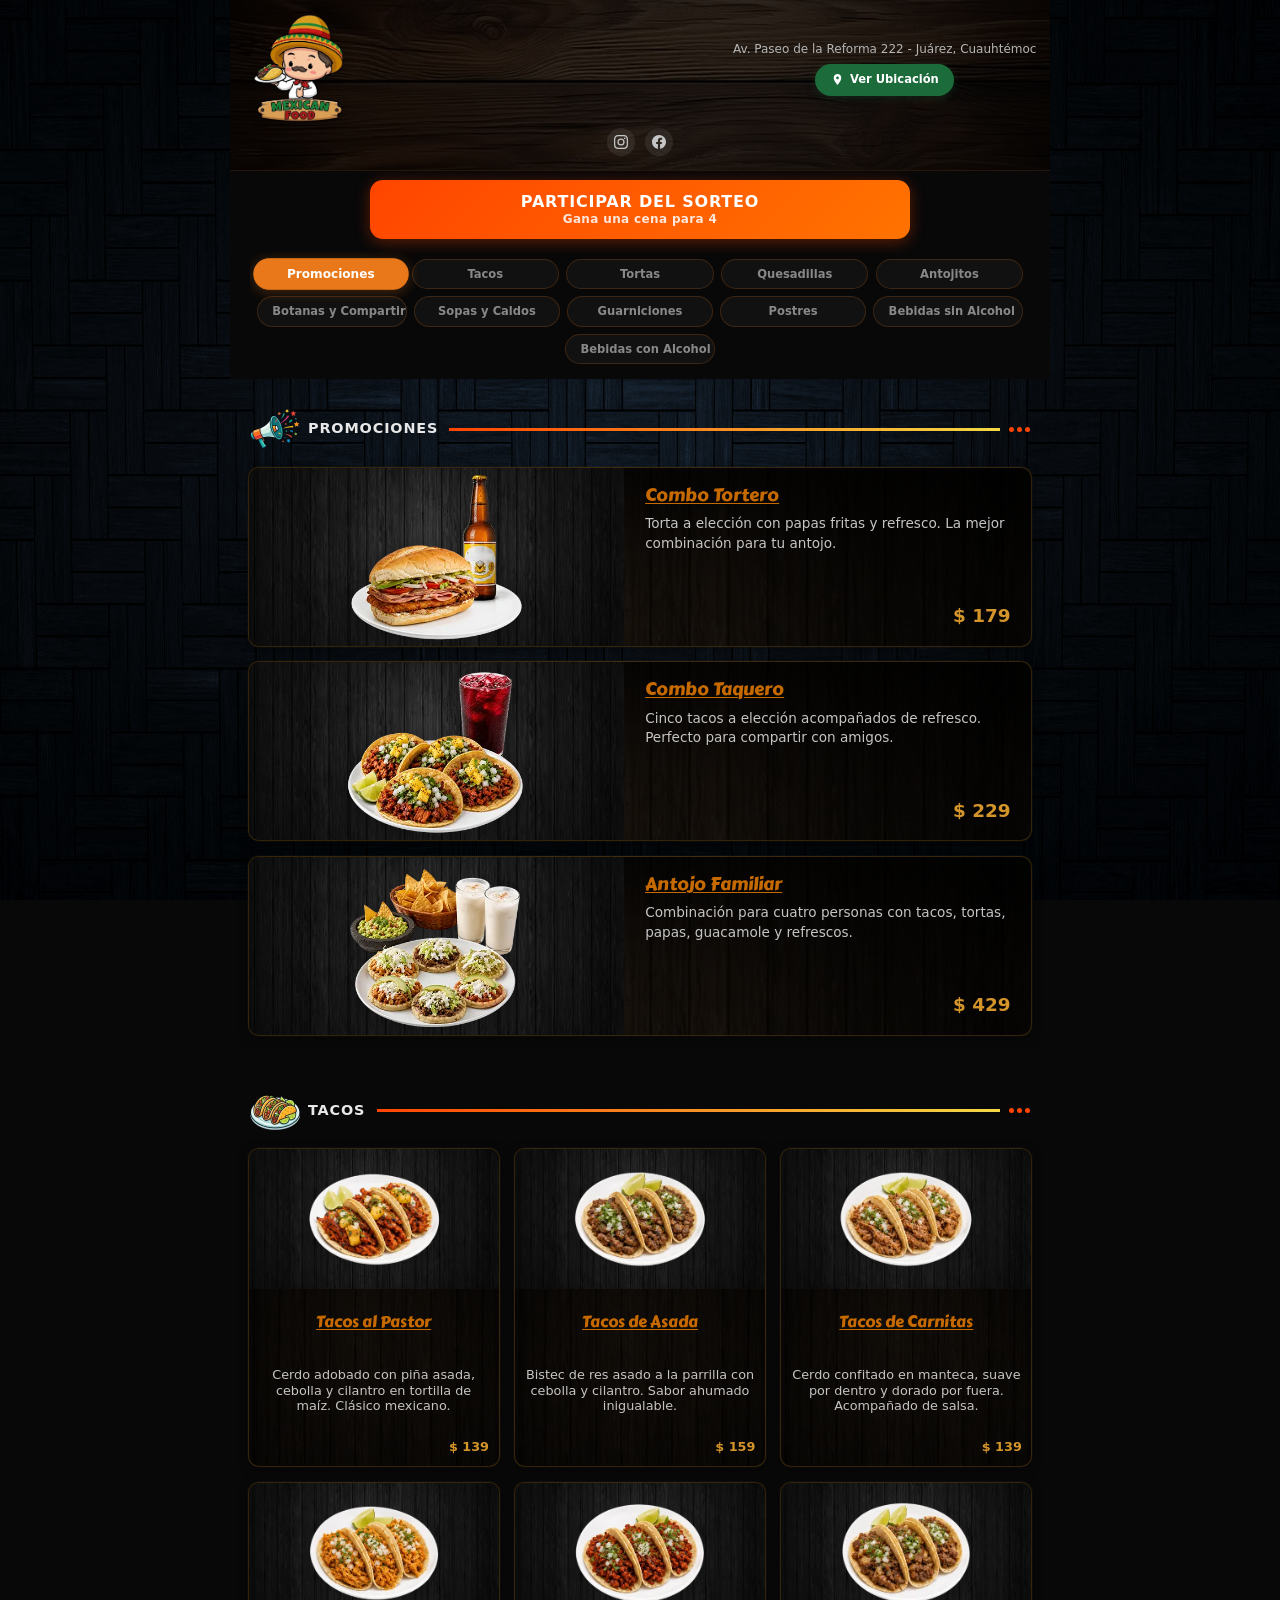
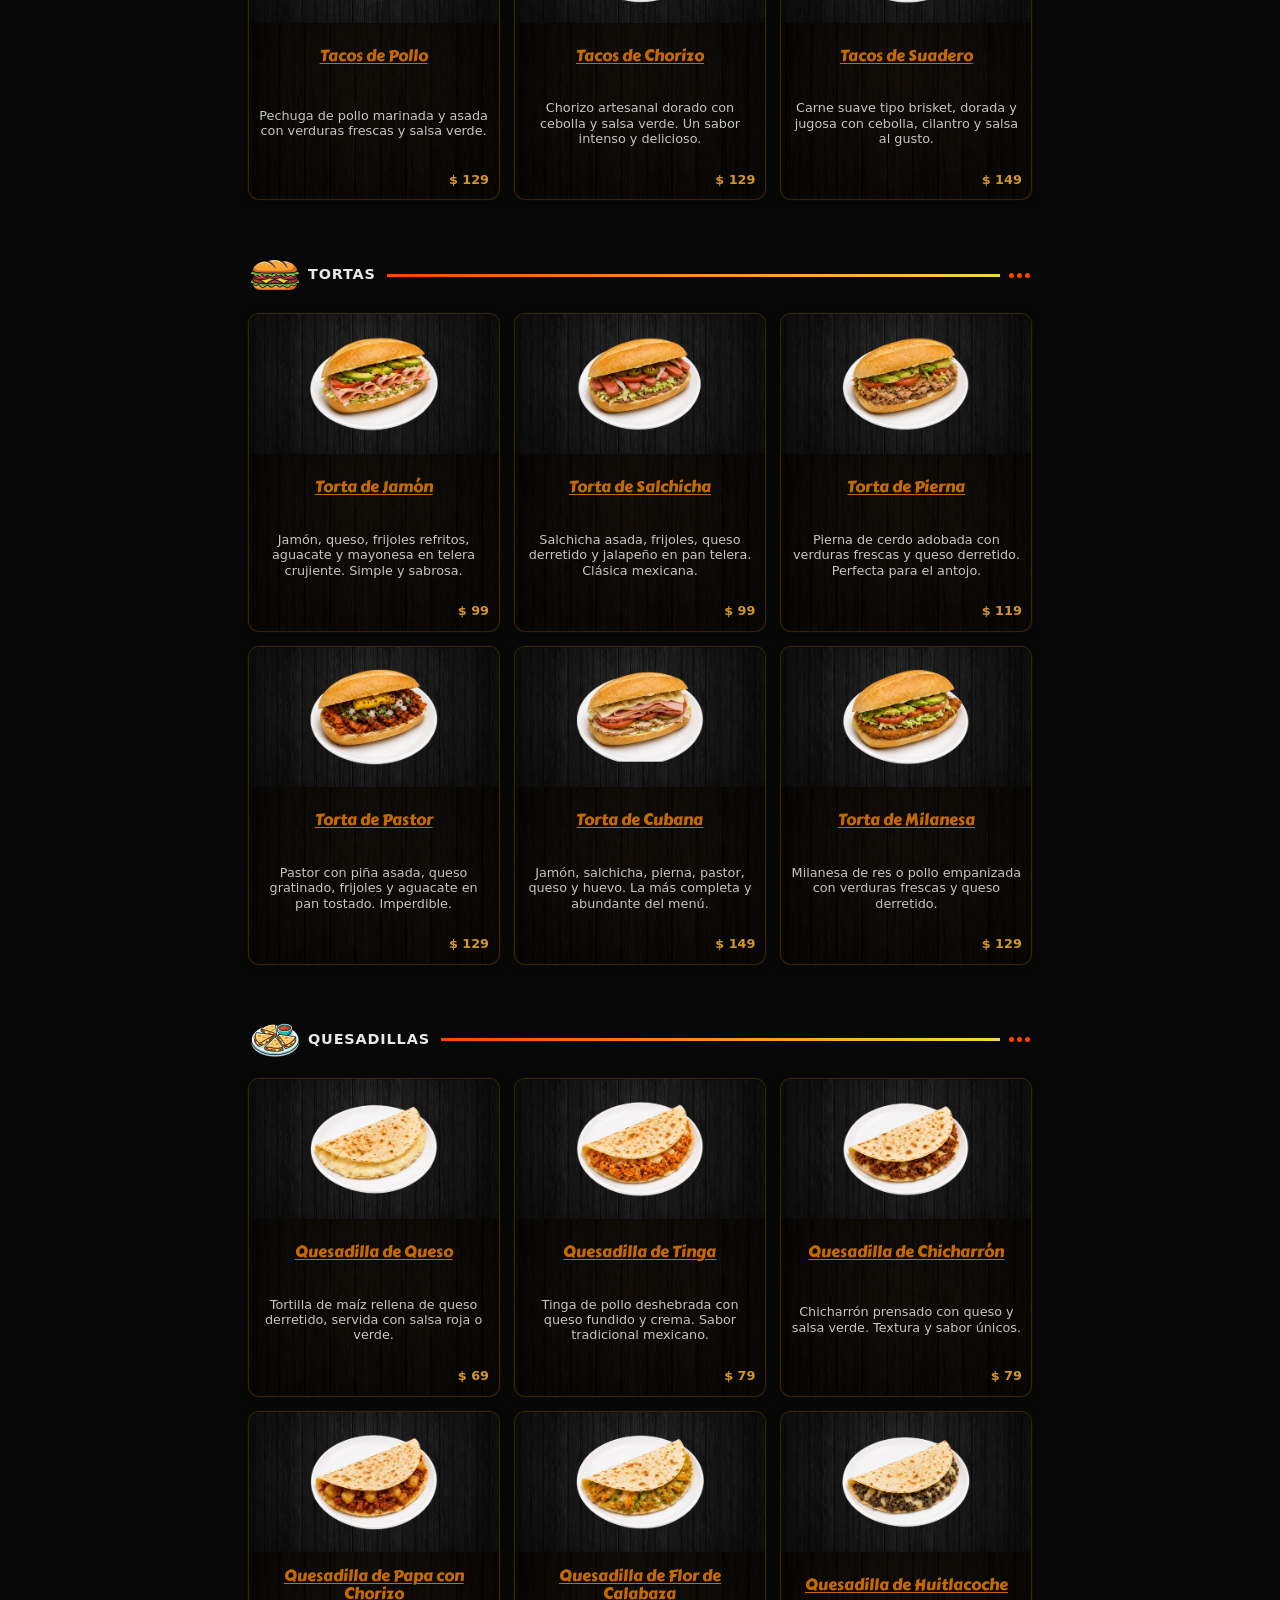
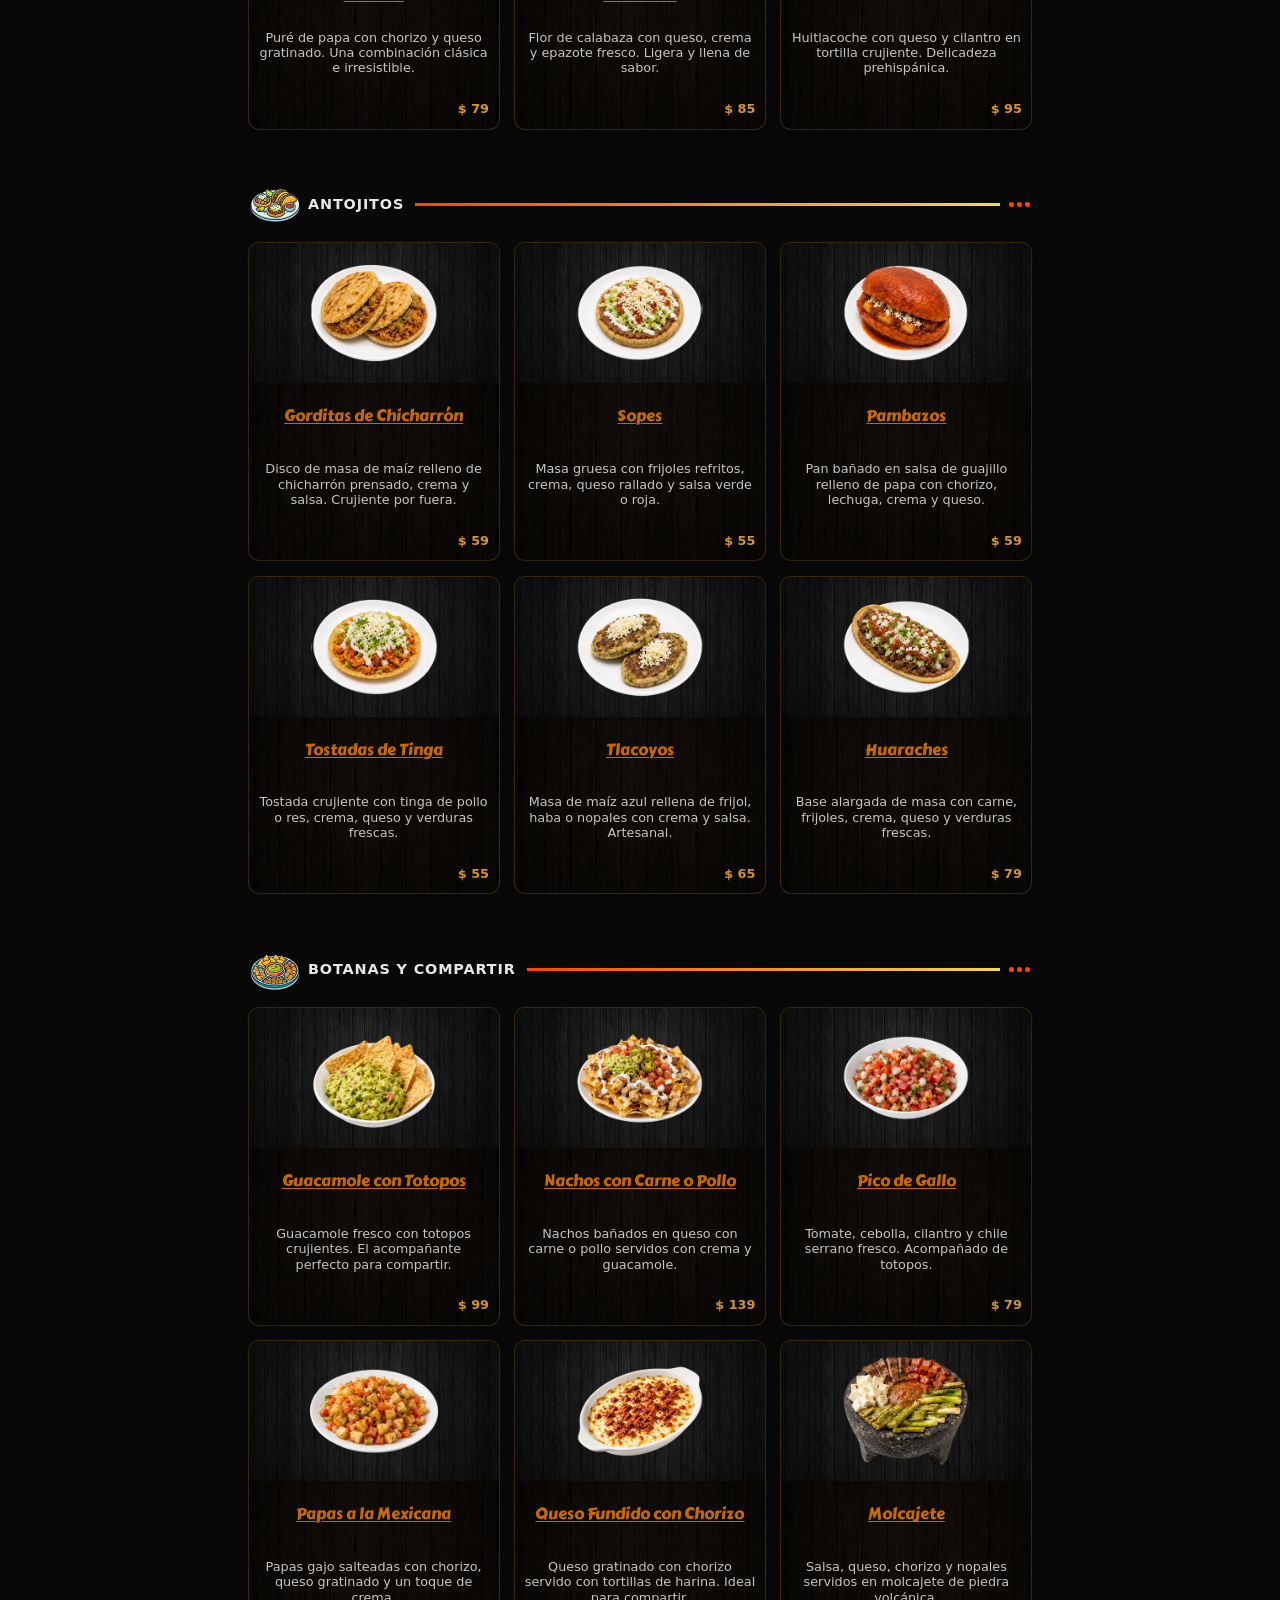
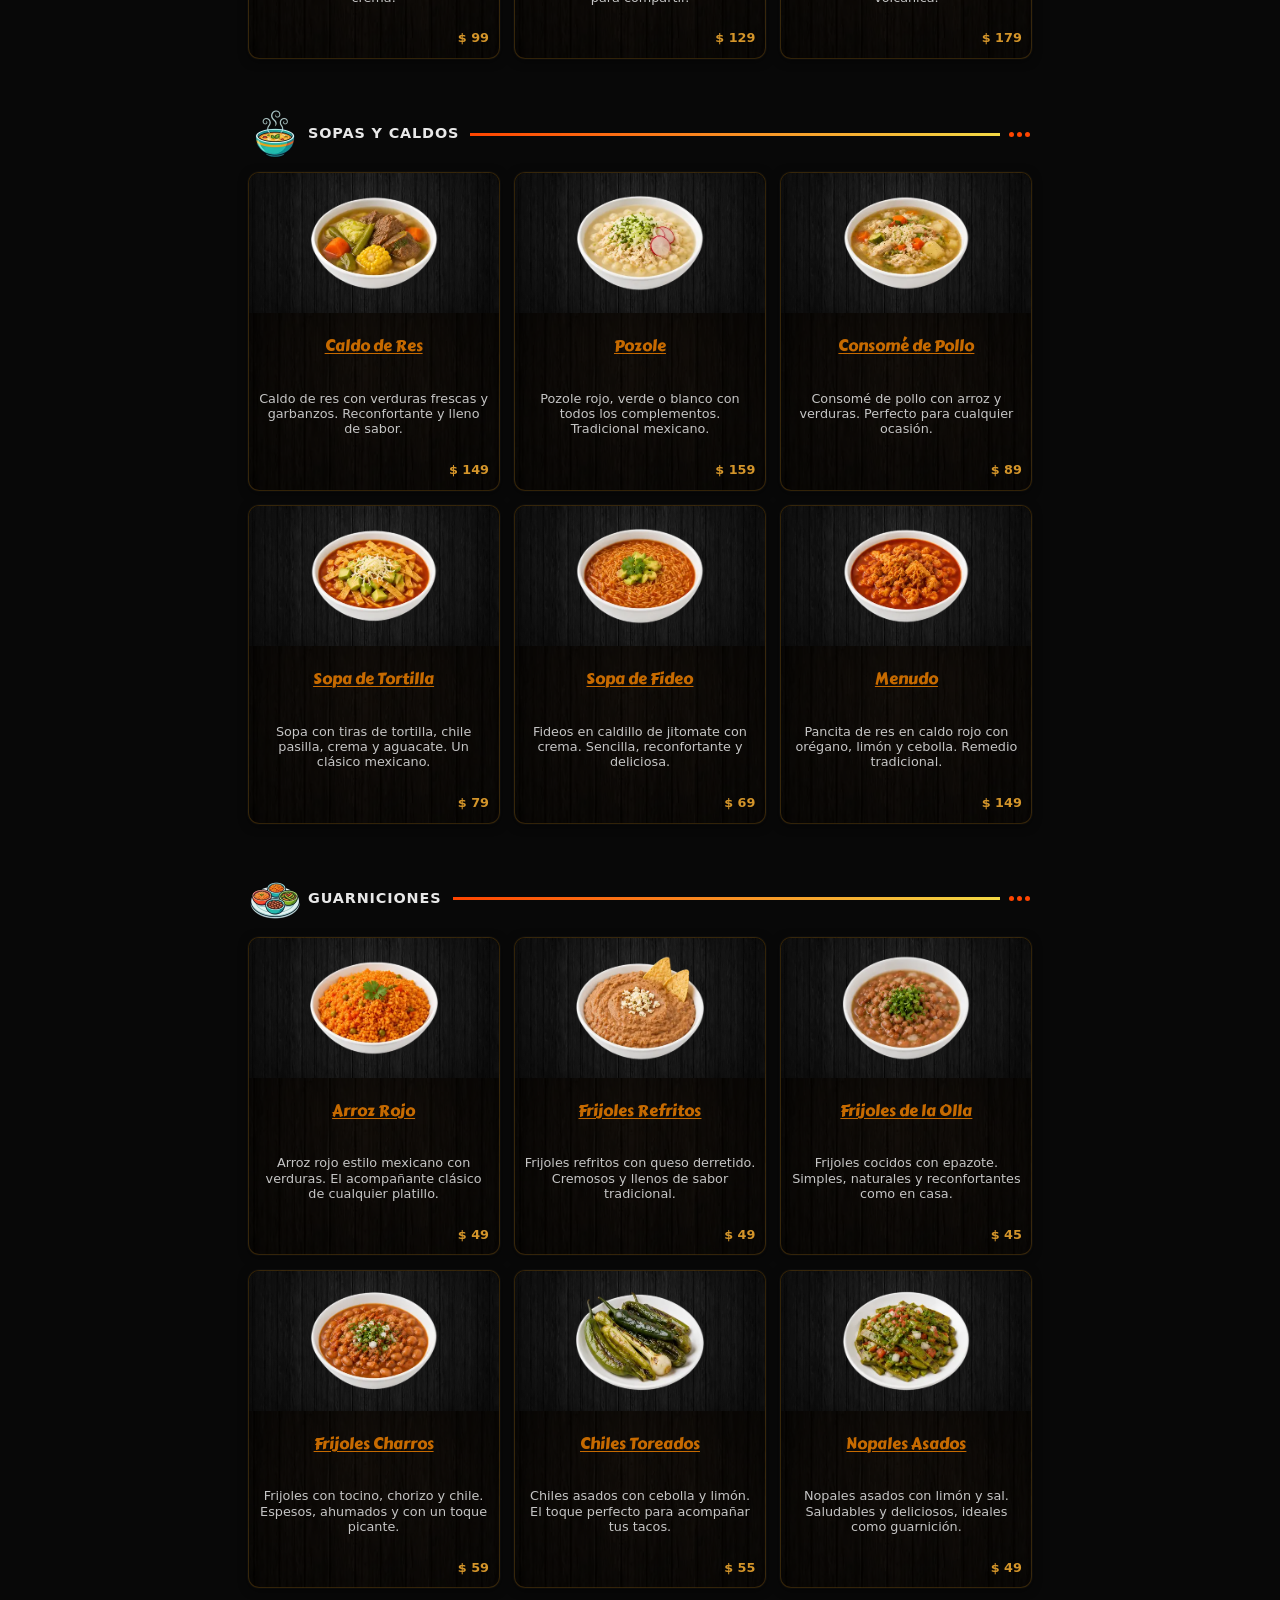
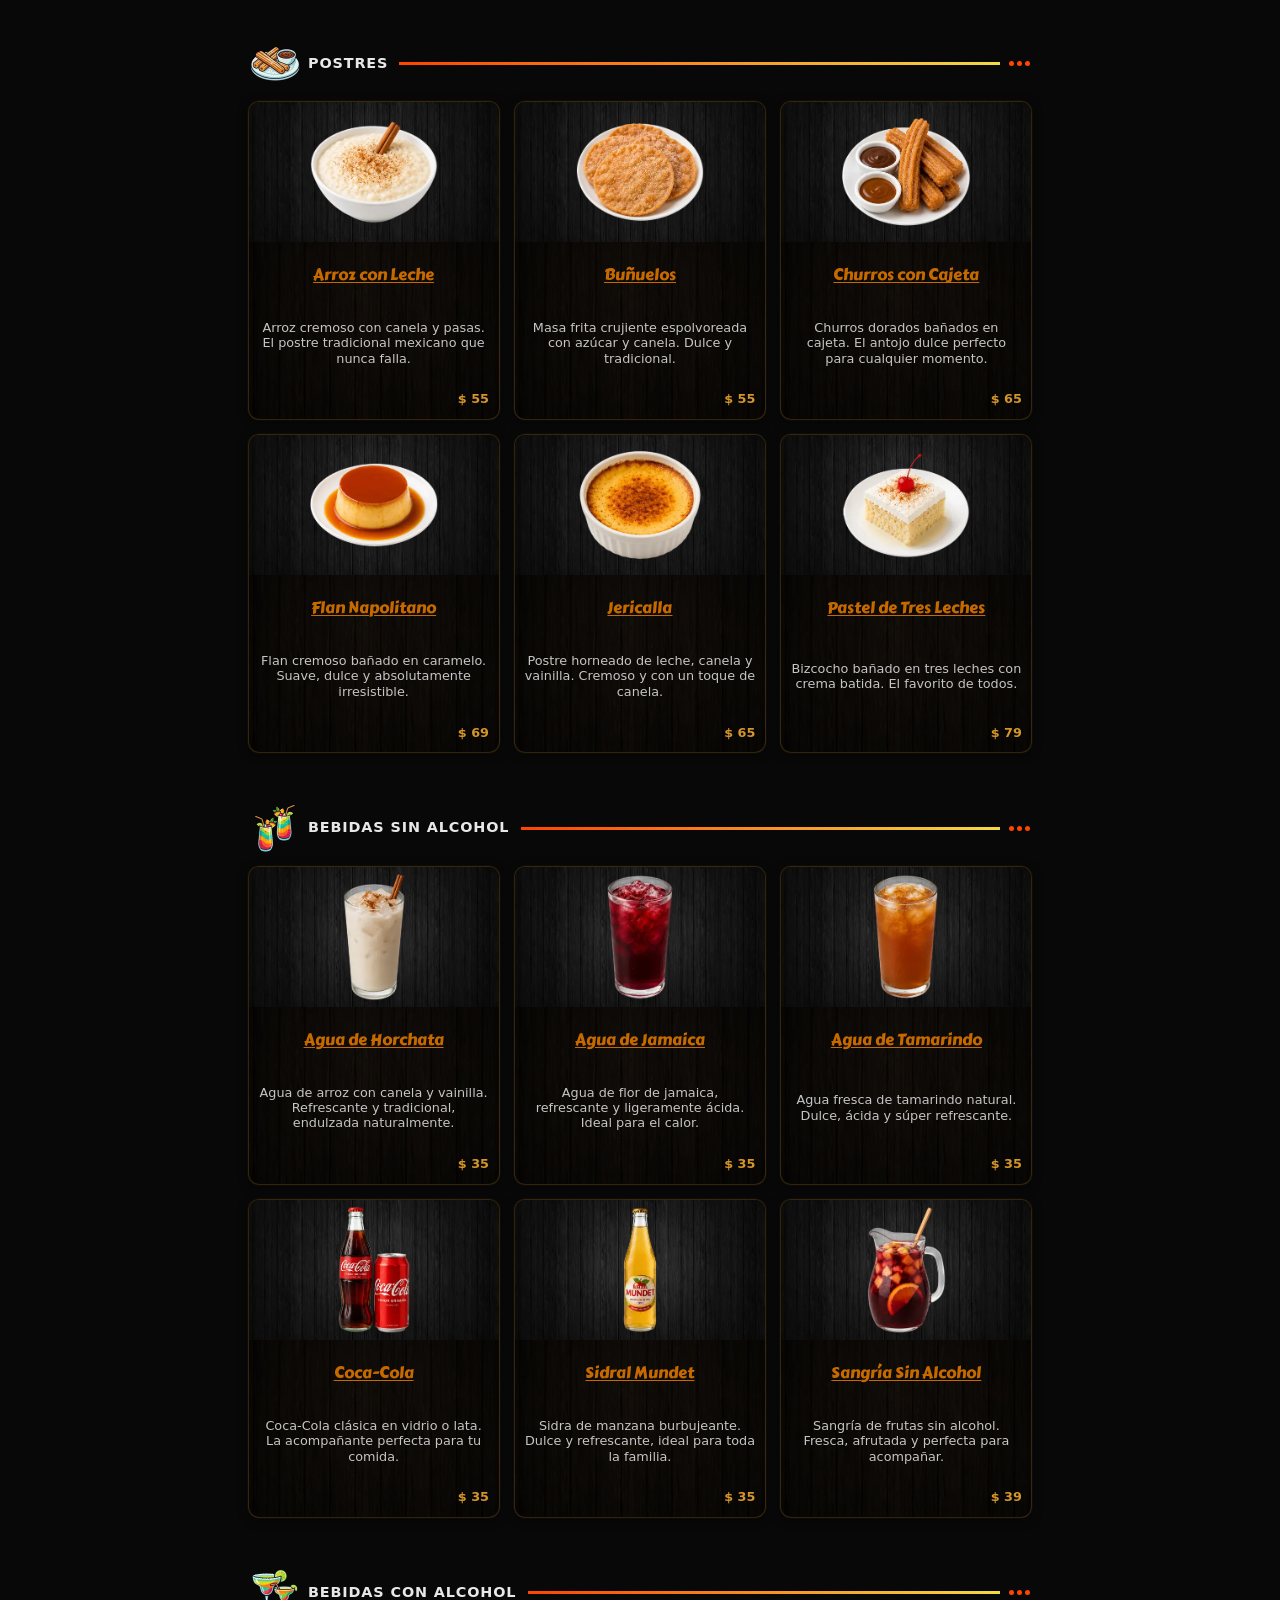
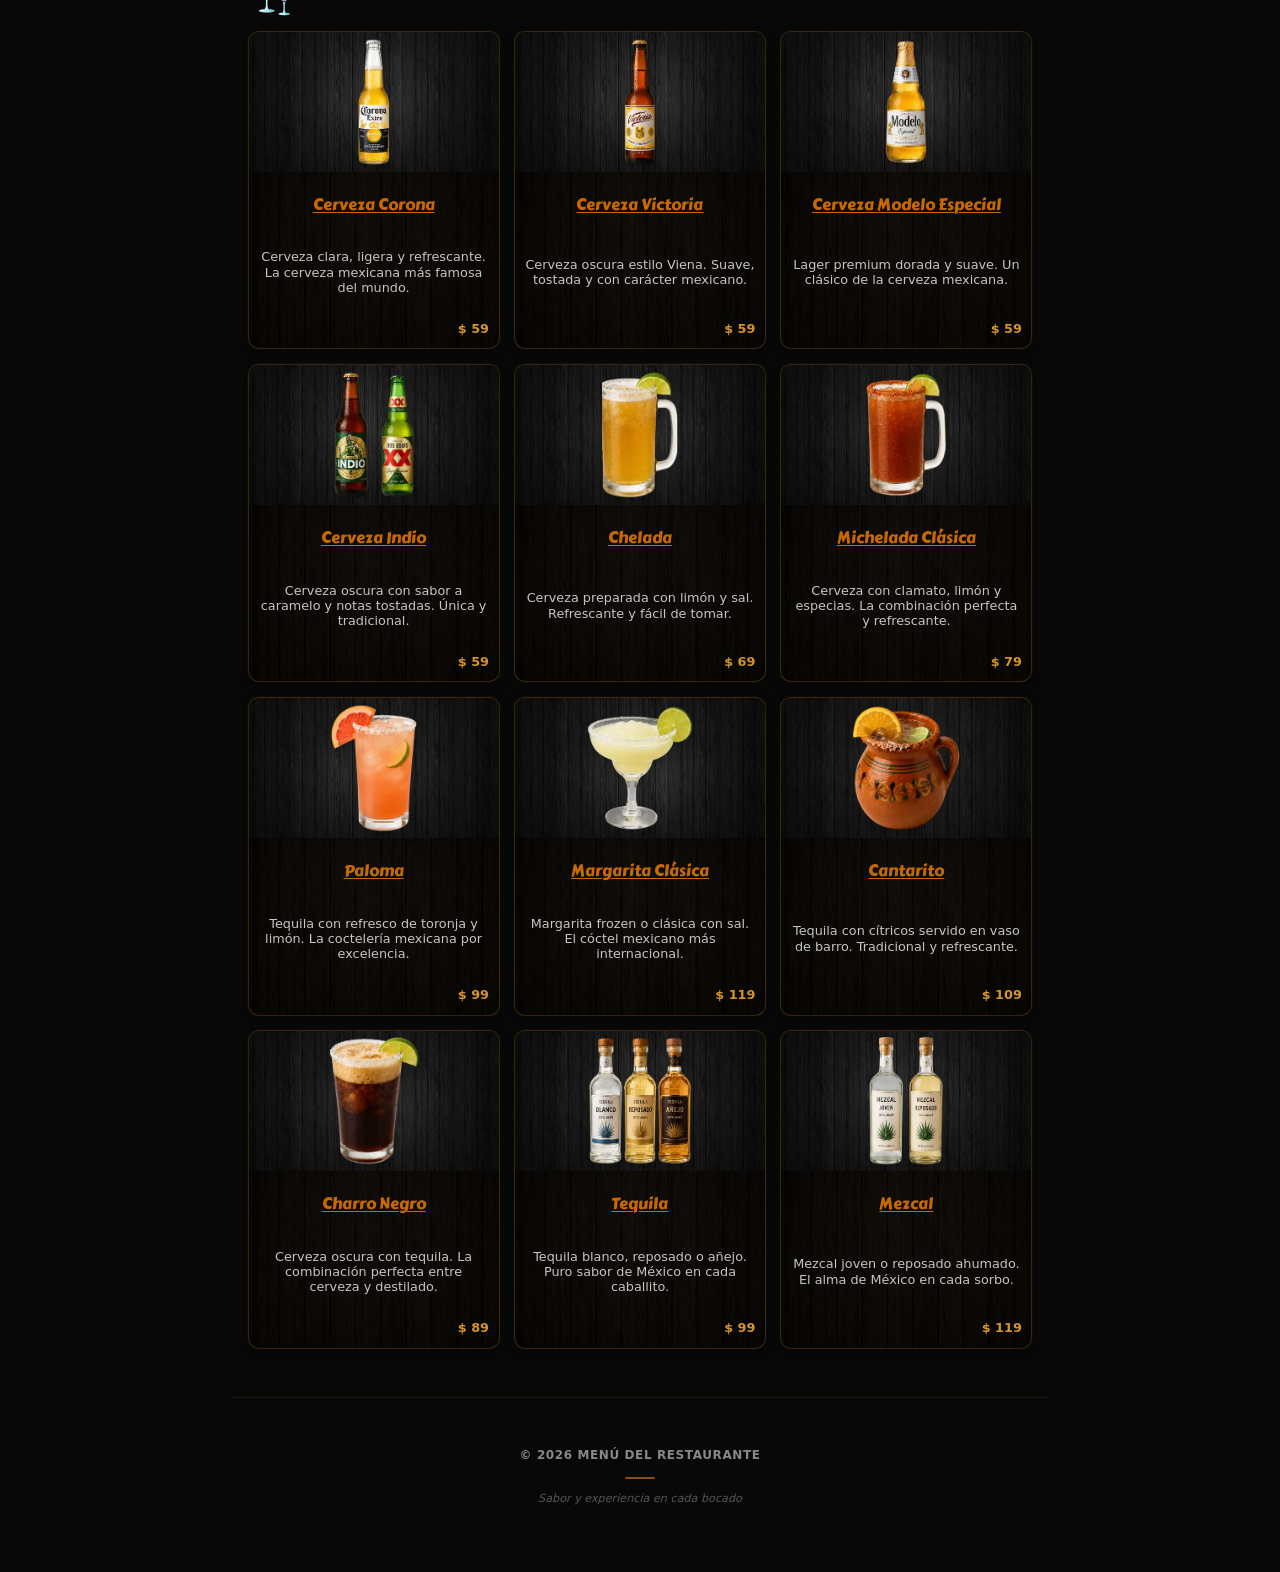
<file: index.html>
<!DOCTYPE html>
<html lang="es-MX">

<head>
    <meta charset="UTF-8">
    <meta name="viewport" content="width=device-width, initial-scale=1.0, user-scalable=no">
    <meta property="og:title" content="Menú Digital">
    <meta property="og:description" content="Av. Bartolomé Mitre 648 - B° América">
    <meta property="og:type" content="website">
    <meta property="og:image" content="https://lepacode.github.io/mxmenu/assets/miniatura.png">
    <meta property="og:image:width" content="1200">
    <meta property="og:image:height" content="630">
    <link rel="stylesheet" href="css/styles.css">
    <title>Menú Digital</title>

</head>

<body>

    <header class="header" role="banner">
        <img src="assets/logo.webp" alt="Logo del Restaurante" class="header__logo">
        <div class="header__info">
            <div class="header__info-wrapper">
                <p class="header__address">
                    Av. Paseo de la Reforma 222 - Juárez, Cuauhtémoc

                </p>
                <span class="header__btn-location">
                    <svg viewBox="0 0 24 24">
                        <path
                            d="M12 2c-3.87 0-7 3.13-7 7 0 5.25 7 13 7 13s7-7.75 7-13c0-3.87-3.13-7-7-7zm0 9.5c-1.38 0-2.5-1.12-2.5-2.5s1.12-2.5 2.5-2.5 2.5 1.12 2.5 2.5-1.12 2.5-2.5 2.5z" />
                    </svg>
                    Ver Ubicación
                </span>
            </div>
        </div>
        <div class="header__socials">
            <span class="header__social-link">
                <svg viewBox="0 0 24 24">
                    <path
                        d="M12 2.163c3.204 0 3.584.012 4.85.07 3.252.148 4.771 1.691 4.919 4.919.058 1.265.069 1.645.069 4.849 0 3.205-.012 3.584-.069 4.849-.149 3.225-1.664 4.771-4.919 4.919-1.266.058-1.644.07-4.85.07-3.204 0-3.584-.012-4.849-.07-3.26-.149-4.771-1.699-4.919-4.92-.058-1.265-.07-1.644-.07-4.849 0-3.204.013-3.583.07-4.849.149-3.227 1.664-4.771 4.919-4.919 1.266-.057 1.645-.069 4.849-.069zM12 0C8.741 0 8.333.014 7.053.072 2.695.272.273 2.69.073 7.051.014 8.333 0 8.741 0 12c0 3.259.014 3.668.072 4.948.2 4.358 2.618 6.78 6.98 6.98 1.281.058 1.689.072 4.948.072 3.259 0 3.668-.014 4.948-.072 4.354-.2 6.782-2.618 6.979-6.98.059-1.28.073-1.689.073-4.948 0-3.259-.014-3.667-.072-4.947-.196-4.354-2.617-6.78-6.979-6.98C15.668.014 15.259 0 12 0zm0 5.838a6.162 6.162 0 100 12.324 6.162 6.162 0 000-12.324zM12 16a4 4 0 110-8 4 4 0 010 8zm6.406-11.845a1.44 1.44 0 100 2.881 1.44 1.44 0 000-2.881z" />
                </svg>
            </span>
            <span class="header__social-link">
                <svg viewBox="0 0 24 24">
                    <path
                        d="M24 12.073c0-6.627-5.373-12-12-12s-12 5.373-12 12c0 5.99 4.388 10.954 10.125 11.854v-8.385H7.078v-3.47h3.047V9.43c0-3.007 1.792-4.669 4.533-4.669 1.312 0 2.686.235 2.686.235v2.953H15.83c-1.491 0-1.956.925-1.956 1.874v2.25h3.328l-.532 3.47h-2.796v8.385C19.612 23.027 24 18.062 24 12.073z" />
                </svg>
            </span>
        </div>
    </header>

    <main>

        <img class="fondo" src="assets/fondo.webp" alt="">
        <nav class="categorias" aria-label="Categorías del menú">
            <a href="inscripciones.html" class="sorteo-btn">
                <span class="sorteo-btn__titulo">Participar del sorteo</span>
                <span class="sorteo-btn__sub">Gana una cena para 4</span>
            </a>
            <div class="categorias__lista" id="listaCategorias" role="tablist"></div>
        </nav>

        <section class="menu" id="contenedorMenu" aria-label="Lista de productos"></section>
    </main>

    <footer class="footer">
        <div class="footer__content">
            <p class="footer__text">&copy; 2026 Menú del Restaurante</p>
            <div class="footer__line"></div>
            <p class="footer__subtext">Sabor y experiencia en cada bocado</p>
        </div>
    </footer>

    <script src="js/script.js"></script>
</body>

</html>
</file>
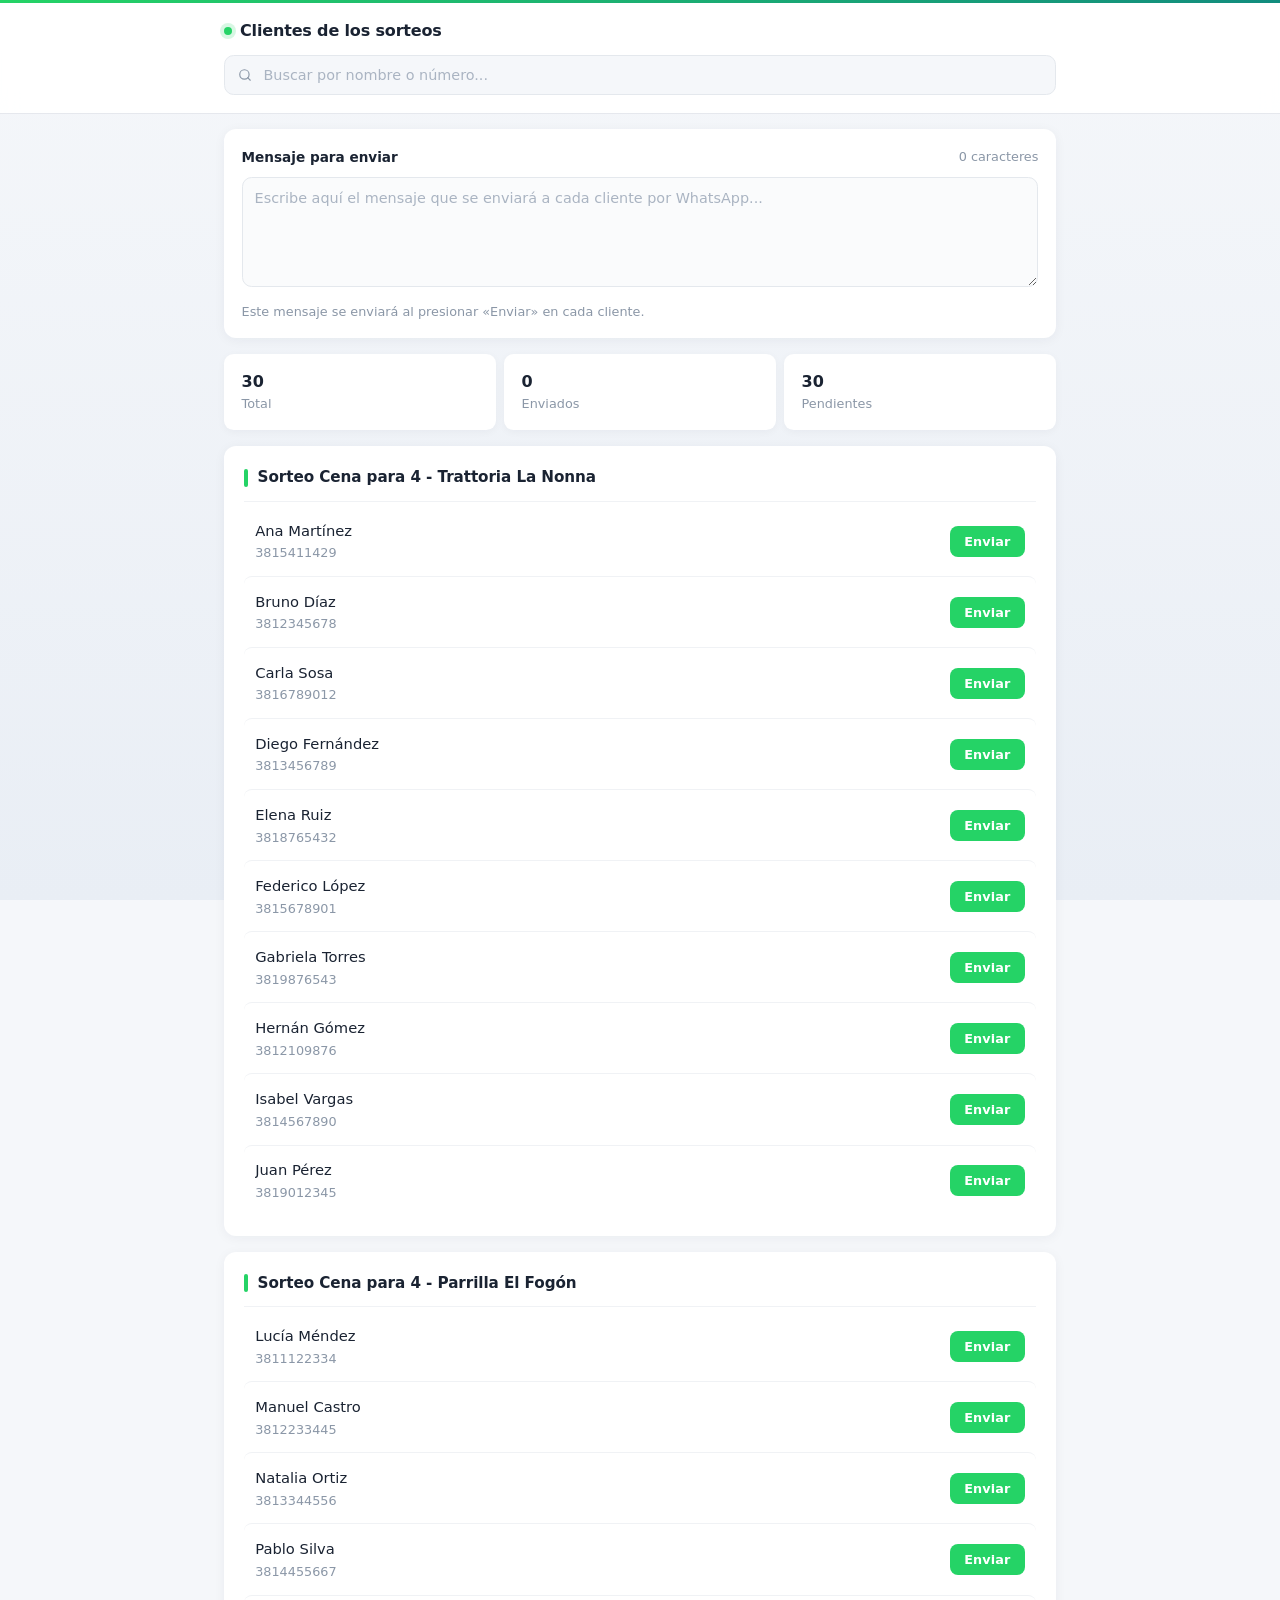
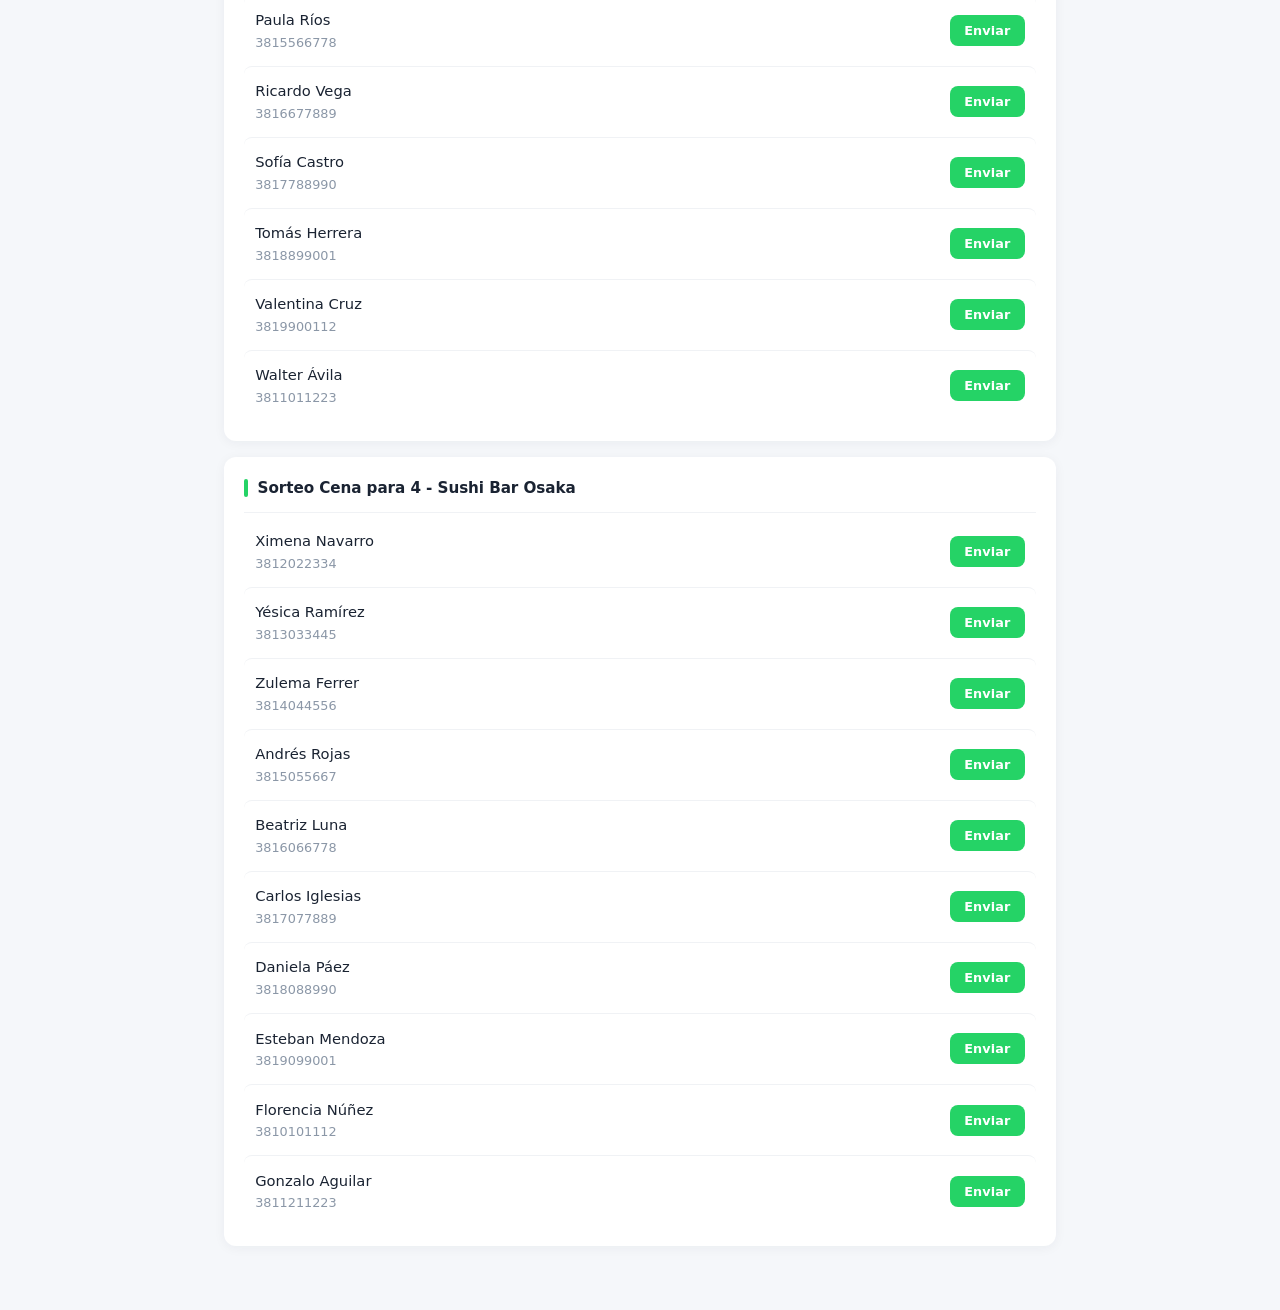
<file: datos.html>
<!DOCTYPE html>
<html lang="es">

<head>
    <meta charset="UTF-8">
    <meta name="viewport" content="width=device-width, initial-scale=1.0">
    <title>Clientes de los sorteos</title>
    <style>
        /* ===== Reset ===== */
        *,
        *::before,
        *::after {
            box-sizing: border-box;
            margin: 0;
            padding: 0;
        }

        /* ===== Única variable permitida: fuente del navegador ===== */
        :root {
            --font-stack: system-ui, -apple-system, "Segoe UI", Roboto, "Helvetica Neue", Arial, sans-serif;
        }

        html {
            font-size: 16px;
            -webkit-text-size-adjust: 100%;
        }

        body {
            font-family: var(--font-stack);
            background-color: #f5f7fa;
            background-image: linear-gradient(180deg, #f5f7fa 0%, #e9eef5 100%);
            background-attachment: fixed;
            color: #1a2332;
            line-height: 1.5;
            min-height: 100vh;
            -webkit-font-smoothing: antialiased;
            -moz-osx-font-smoothing: grayscale;
        }

        button {
            font-family: inherit;
        }

        /* ===== Header ===== */
        .header {
            background-color: rgba(255, 255, 255, 0.92);
            -webkit-backdrop-filter: blur(8px);
            backdrop-filter: blur(8px);
            box-shadow: 0 1px 0 rgba(20, 30, 50, 0.06);
            position: sticky;
            top: 0;
            z-index: 10;
        }

        .header::before {
            content: "";
            display: block;
            height: 3px;
            background-image: linear-gradient(90deg, #25D366 0%, #128C7E 100%);
        }

        .header__container {
            padding: 0.85rem 1rem 1rem;
            max-width: 880px;
            margin: 0 auto;
        }

        .header__title {
            font-size: 1rem;
            font-weight: 700;
            color: #1a2332;
            letter-spacing: -0.01em;
            margin-bottom: 0.75rem;
            display: flex;
            align-items: center;
            gap: 0.5rem;
        }

        .header__dot {
            width: 8px;
            height: 8px;
            border-radius: 50%;
            background-color: #25D366;
            box-shadow: 0 0 0 4px rgba(37, 211, 102, 0.18);
            animation: pulse 2s ease infinite;
            flex-shrink: 0;
        }

        @keyframes pulse {

            0%,
            100% {
                box-shadow: 0 0 0 4px rgba(37, 211, 102, 0.18);
            }

            50% {
                box-shadow: 0 0 0 7px rgba(37, 211, 102, 0.06);
            }
        }

        /* ===== Filter ===== */
        .filter__wrap {
            position: relative;
        }

        .filter__icon {
            position: absolute;
            left: 0.85rem;
            top: 50%;
            transform: translateY(-50%);
            width: 14px;
            height: 14px;
            color: #8b97a7;
            pointer-events: none;
        }

        .filter__input {
            width: 100%;
            font-family: var(--font-stack);
            font-size: 0.9rem;
            padding: 0.7rem 0.9rem 0.7rem 2.4rem;
            border: 1px solid #e4e8ed;
            border-radius: 0.6rem;
            background-color: #f5f7fa;
            color: #1a2332;
            outline: none;
            transition: border-color 0.2s ease, box-shadow 0.2s ease, background-color 0.2s ease;
        }

        .filter__input::placeholder {
            color: #aab4c2;
        }

        .filter__input:focus {
            border-color: #25D366;
            background-color: #ffffff;
            box-shadow: 0 0 0 3px rgba(37, 211, 102, 0.15);
        }

        /* ===== Main ===== */
        .main {
            max-width: 880px;
            margin: 0 auto;
            padding: 1rem 1rem 3rem;
        }

        /* ===== Message ===== */
        .message {
            background-color: #ffffff;
            border-radius: 0.75rem;
            padding: 1rem;
            margin-bottom: 1rem;
            box-shadow: 0 2px 12px rgba(20, 30, 50, 0.05);
            animation: fade_in 0.4s ease;
        }

        .message__head {
            display: flex;
            align-items: center;
            justify-content: space-between;
            margin-bottom: 0.6rem;
            gap: 0.5rem;
        }

        .message__label {
            font-size: 0.85rem;
            font-weight: 600;
            color: #1a2332;
        }

        .message__count {
            font-size: 0.8rem;
            color: #8b97a7;
            font-variant-numeric: tabular-nums;
        }

        .message__textarea {
            width: 100%;
            min-height: 96px;
            font-family: var(--font-stack);
            font-size: 0.9rem;
            padding: 0.75rem;
            border: 1px solid #e4e8ed;
            border-radius: 0.6rem;
            resize: vertical;
            color: #1a2332;
            background-color: #fafbfc;
            outline: none;
            transition: border-color 0.2s ease, box-shadow 0.2s ease, background-color 0.2s ease;
        }

        .message__textarea::placeholder {
            color: #aab4c2;
        }

        .message__textarea:focus {
            border-color: #25D366;
            background-color: #ffffff;
            box-shadow: 0 0 0 3px rgba(37, 211, 102, 0.12);
        }

        .message__hint {
            margin-top: 0.5rem;
            font-size: 0.8rem;
            color: #8b97a7;
        }

        .message__textarea_shake {
            animation: shake 0.35s ease;
            border-color: #e74c3c !important;
        }

        @keyframes shake {

            0%,
            100% {
                transform: translateX(0);
            }

            20% {
                transform: translateX(-4px);
            }

            40% {
                transform: translateX(4px);
            }

            60% {
                transform: translateX(-3px);
            }

            80% {
                transform: translateX(3px);
            }
        }

        /* ===== Stats ===== */
        .stats {
            display: flex;
            gap: 0.5rem;
            margin-bottom: 1rem;
        }

        .stats__item {
            flex: 1;
            background-color: #ffffff;
            border-radius: 0.6rem;
            padding: 0.7rem 0.8rem;
            box-shadow: 0 2px 8px rgba(20, 30, 50, 0.04);
            animation: fade_in 0.4s ease;
        }

        .stats__value {
            font-size: 1rem;
            font-weight: 700;
            color: #1a2332;
            font-variant-numeric: tabular-nums;
            line-height: 1.2;
        }

        .stats__label {
            font-size: 0.8rem;
            color: #8b97a7;
            margin-top: 0.15rem;
        }

        /* ===== Sorteo ===== */
        .sorteo {
            background-color: #ffffff;
            border-radius: 0.75rem;
            padding: 1rem;
            margin-bottom: 1rem;
            box-shadow: 0 2px 12px rgba(20, 30, 50, 0.05);
            animation: fade_in 0.4s ease;
            overflow: hidden;
        }

        .sorteo__head {
            display: flex;
            align-items: center;
            gap: 0.6rem;
            padding-bottom: 0.75rem;
            margin-bottom: 0.25rem;
            border-bottom: 1px solid #f0f2f5;
        }

        .sorteo__badge {
            flex-shrink: 0;
            width: 4px;
            height: 18px;
            background-color: #25D366;
            border-radius: 2px;
        }

        .sorteo__title {
            font-size: 0.95rem;
            font-weight: 600;
            color: #1a2332;
            letter-spacing: -0.005em;
            text-align: left;
        }

        .sorteo__list {
            display: flex;
            flex-direction: column;
        }

        /* ===== Client ===== */
        .client {
            display: flex;
            align-items: center;
            justify-content: space-between;
            padding: 0.7rem 0.4rem;
            border-radius: 0.5rem;
            transition: background-color 0.2s ease, opacity 0.2s ease, transform 0.2s ease;
        }

        .client+.client {
            border-top: 1px solid #f0f2f5;
        }

        .client:hover {
            background-color: #fafbfc;
        }

        .client_hidden {
            display: none;
        }

        .client_sent {
            background-color: rgba(37, 211, 102, 0.04);
        }

        .client_sent .client__phone {
            color: #2e7d4f;
        }

        .client__info {
            display: flex;
            flex-direction: column;
            gap: 0.1rem;
            min-width: 0;
            flex: 1;
        }

        .client__name {
            font-size: 0.9rem;
            font-weight: 500;
            color: #1a2332;
            white-space: nowrap;
            overflow: hidden;
            text-overflow: ellipsis;
        }

        .client__phone {
            font-size: 0.8rem;
            color: #8b97a7;
            font-variant-numeric: tabular-nums;
            transition: color 0.2s ease;
        }

        .client__button {
            flex-shrink: 0;
            font-size: 0.8rem;
            font-weight: 600;
            padding: 0.5rem 0.9rem;
            border: none;
            border-radius: 0.5rem;
            background-color: #25D366;
            color: #ffffff;
            cursor: pointer;
            letter-spacing: 0.01em;
            display: inline-flex;
            align-items: center;
            gap: 0.3rem;
            transition: transform 0.15s ease, background-color 0.2s ease, box-shadow 0.2s ease;
        }

        .client__button:hover {
            background-color: #1eb858;
            transform: translateY(-1px);
            box-shadow: 0 4px 10px rgba(37, 211, 102, 0.25);
        }

        .client__button:active {
            transform: translateY(0);
        }

        .client__button_sent {
            background-color: #e8f5ec;
            color: #2e7d4f;
            cursor: default;
            pointer-events: none;
        }

        .client__button_sent:hover {
            transform: none;
            background-color: #e8f5ec;
            box-shadow: none;
        }

        /* ===== Empty ===== */
        .empty {
            display: none;
            text-align: center;
            padding: 2rem 1rem;
            font-size: 0.85rem;
            color: #8b97a7;
            background-color: #ffffff;
            border-radius: 0.75rem;
            margin-bottom: 1rem;
        }

        .empty_show {
            display: block;
            animation: fade_in 0.3s ease;
        }

        /* ===== Animations ===== */
        @keyframes fade_in {
            from {
                opacity: 0;
                transform: translateY(8px);
            }

            to {
                opacity: 1;
                transform: translateY(0);
            }
        }

        /* ===== Responsive (mobile first) ===== */
        @media (min-width: 600px) {

            .header__container,
            .main {
                padding-left: 1.5rem;
                padding-right: 1.5rem;
            }

            .message__textarea {
                min-height: 110px;
            }

            .sorteo,
            .message,
            .stats__item {
                padding: 1.1rem;
            }

            .client {
                padding: 0.8rem 0.6rem;
            }

            .client__name {
                font-size: 0.92rem;
            }
        }

        @media (min-width: 768px) {
            .header__container {
                padding-top: 1rem;
                padding-bottom: 1.1rem;
            }

            .sorteo {
                padding: 1.25rem;
            }

            .client {
                padding: 0.85rem 0.7rem;
            }
        }

        @media (prefers-reduced-motion: reduce) {

            *,
            *::before,
            *::after {
                animation-duration: 0.01ms !important;
                transition-duration: 0.01ms !important;
            }
        }
    </style>
</head>

<body>
    <header class="header">
        <div class="header__container">
            <h1 class="header__title">
                <span class="header__dot" aria-hidden="true"></span>
                Clientes de los sorteos
            </h1>
            <div class="filter__wrap">
                <svg class="filter__icon" viewBox="0 0 24 24" fill="none" stroke="currentColor" stroke-width="2"
                    stroke-linecap="round" stroke-linejoin="round" aria-hidden="true">
                    <circle cx="11" cy="11" r="8"></circle>
                    <line x1="21" y1="21" x2="16.65" y2="16.65"></line>
                </svg>
                <input class="filter__input" type="text" placeholder="Buscar por nombre o número..." id="filter_input"
                    autocomplete="off" aria-label="Buscar clientes por nombre o número">
            </div>
        </div>
    </header>

    <main class="main">
        <section class="message" aria-label="Mensaje a enviar">
            <div class="message__head">
                <label class="message__label" for="message_textarea">Mensaje para enviar</label>
                <span class="message__count" id="message_count">0 caracteres</span>
            </div>
            <textarea class="message__textarea" id="message_textarea"
                placeholder="Escribe aquí el mensaje que se enviará a cada cliente por WhatsApp..."></textarea>
            <p class="message__hint">Este mensaje se enviará al presionar «Enviar» en cada cliente.</p>
        </section>

        <section class="stats" aria-label="Resumen de envíos">
            <div class="stats__item">
                <div class="stats__value" id="stats_total">0</div>
                <div class="stats__label">Total</div>
            </div>
            <div class="stats__item">
                <div class="stats__value" id="stats_sent">0</div>
                <div class="stats__label">Enviados</div>
            </div>
            <div class="stats__item">
                <div class="stats__value" id="stats_pending">0</div>
                <div class="stats__label">Pendientes</div>
            </div>
        </section>

        <div class="empty" id="empty_state">No se encontraron clientes con ese criterio.</div>
    </main>

    <script>
        (function () {
            "use strict";

            // ===== Datos hardcodeados =====
            const sorteos = [
                {
                    id: 1,
                    titulo: "Sorteo Cena para 4 - Trattoria La Nonna",
                    clientes: [
                        { nombre: "Ana Martínez", telefono: "3815411429" },
                        { nombre: "Bruno Díaz", telefono: "3812345678" },
                        { nombre: "Carla Sosa", telefono: "3816789012" },
                        { nombre: "Diego Fernández", telefono: "3813456789" },
                        { nombre: "Elena Ruiz", telefono: "3818765432" },
                        { nombre: "Federico López", telefono: "3815678901" },
                        { nombre: "Gabriela Torres", telefono: "3819876543" },
                        { nombre: "Hernán Gómez", telefono: "3812109876" },
                        { nombre: "Isabel Vargas", telefono: "3814567890" },
                        { nombre: "Juan Pérez", telefono: "3819012345" }
                    ]
                },
                {
                    id: 2,
                    titulo: "Sorteo Cena para 4 - Parrilla El Fogón",
                    clientes: [
                        { nombre: "Lucía Méndez", telefono: "3811122334" },
                        { nombre: "Manuel Castro", telefono: "3812233445" },
                        { nombre: "Natalia Ortiz", telefono: "3813344556" },
                        { nombre: "Pablo Silva", telefono: "3814455667" },
                        { nombre: "Paula Ríos", telefono: "3815566778" },
                        { nombre: "Ricardo Vega", telefono: "3816677889" },
                        { nombre: "Sofía Castro", telefono: "3817788990" },
                        { nombre: "Tomás Herrera", telefono: "3818899001" },
                        { nombre: "Valentina Cruz", telefono: "3819900112" },
                        { nombre: "Walter Ávila", telefono: "3811011223" }
                    ]
                },
                {
                    id: 3,
                    titulo: "Sorteo Cena para 4 - Sushi Bar Osaka",
                    clientes: [
                        { nombre: "Ximena Navarro", telefono: "3812022334" },
                        { nombre: "Yésica Ramírez", telefono: "3813033445" },
                        { nombre: "Zulema Ferrer", telefono: "3814044556" },
                        { nombre: "Andrés Rojas", telefono: "3815055667" },
                        { nombre: "Beatriz Luna", telefono: "3816066778" },
                        { nombre: "Carlos Iglesias", telefono: "3817077889" },
                        { nombre: "Daniela Páez", telefono: "3818088990" },
                        { nombre: "Esteban Mendoza", telefono: "3819099001" },
                        { nombre: "Florencia Núñez", telefono: "3810101112" },
                        { nombre: "Gonzalo Aguilar", telefono: "3811211223" }
                    ]
                }
            ];

            // ===== Referencias DOM =====
            const main = document.querySelector(".main");
            const messageTextarea = document.getElementById("message_textarea");
            const messageCount = document.getElementById("message_count");
            const filterInput = document.getElementById("filter_input");
            const emptyState = document.getElementById("empty_state");
            const statsTotal = document.getElementById("stats_total");
            const statsSent = document.getElementById("stats_sent");
            const statsPending = document.getElementById("stats_pending");

            // ===== SessionStorage helpers =====
            function getSentKey(phone) {
                return "wa_sent_" + phone;
            }
            function isSent(phone) {
                try {
                    return sessionStorage.getItem(getSentKey(phone)) === "1";
                } catch (e) {
                    return false;
                }
            }
            function markSent(phone) {
                try {
                    sessionStorage.setItem(getSentKey(phone), "1");
                } catch (e) {
                    /* noop */
                }
            }

            // ===== Render dinámico de sorteos =====
            function renderSorteos() {
                const frag = document.createDocumentFragment();

                sorteos.forEach(function (sorteo, sorteoIdx) {
                    const section = document.createElement("section");
                    section.className = "sorteo";
                    section.dataset.sorteoId = String(sorteo.id);
                    section.style.animationDelay = (sorteoIdx * 0.06) + "s";

                    const head = document.createElement("div");
                    head.className = "sorteo__head";

                    const badge = document.createElement("span");
                    badge.className = "sorteo__badge";
                    badge.setAttribute("aria-hidden", "true");

                    const title = document.createElement("h2");
                    title.className = "sorteo__title";
                    title.textContent = sorteo.titulo;

                    head.appendChild(badge);
                    head.appendChild(title);
                    section.appendChild(head);

                    const list = document.createElement("div");
                    list.className = "sorteo__list";

                    sorteo.clientes.forEach(function (cliente) {
                        const item = document.createElement("div");
                        item.className = "client";
                        item.dataset.phone = cliente.telefono;
                        item.dataset.name = cliente.nombre.toLowerCase();

                        if (isSent(cliente.telefono)) {
                            item.classList.add("client_sent");
                        }

                        const info = document.createElement("div");
                        info.className = "client__info";

                        const name = document.createElement("span");
                        name.className = "client__name";
                        name.textContent = cliente.nombre;

                        const phone = document.createElement("span");
                        phone.className = "client__phone";
                        phone.textContent = cliente.telefono;

                        info.appendChild(name);
                        info.appendChild(phone);

                        const button = document.createElement("button");
                        button.className = "client__button";
                        button.type = "button";
                        button.dataset.phone = cliente.telefono;
                        if (isSent(cliente.telefono)) {
                            button.classList.add("client__button_sent");
                            button.textContent = "Enviado ✓";
                            button.setAttribute("aria-label", "Mensaje ya enviado a " + cliente.nombre);
                        } else {
                            button.textContent = "Enviar";
                            button.setAttribute("aria-label", "Enviar mensaje por WhatsApp a " + cliente.nombre);
                        }
                        button.addEventListener("click", function () {
                            handleSend(cliente, item, button);
                        });

                        item.appendChild(info);
                        item.appendChild(button);
                        list.appendChild(item);
                    });

                    section.appendChild(list);
                    frag.appendChild(section);
                });

                main.insertBefore(frag, emptyState);
                updateStats();
            }

            // ===== Enviar por WhatsApp =====
            function handleSend(cliente, item, button) {
                const message = messageTextarea.value.trim();
                if (!message) {
                    // Feedback: shake del textarea
                    messageTextarea.classList.remove("message__textarea_shake");
                    void messageTextarea.offsetWidth; // forzar reflow
                    messageTextarea.classList.add("message__textarea_shake");
                    messageTextarea.focus();
                    setTimeout(function () {
                        messageTextarea.classList.remove("message__textarea_shake");
                    }, 400);
                    return;
                }
                const fullPhone = "54" + cliente.telefono;
                const url = "https://wa.me/" + fullPhone + "?text=" + encodeURIComponent(message);
                window.open(url, "_blank", "noopener");
                markSent(cliente.telefono);
                button.classList.add("client__button_sent");
                button.textContent = "Enviado ✓";
                button.setAttribute("aria-label", "Mensaje ya enviado a " + cliente.nombre);
                item.classList.add("client_sent");
                updateStats();
            }

            // ===== Stats =====
            function updateStats() {
                const allClients = main.querySelectorAll(".client");
                const sentClients = main.querySelectorAll(".client_sent");
                const total = allClients.length;
                const sent = sentClients.length;
                statsTotal.textContent = String(total);
                statsSent.textContent = String(sent);
                statsPending.textContent = String(total - sent);
            }

            // ===== Filtro por nombre o número =====
            function applyFilter() {
                const query = filterInput.value.toLowerCase().trim();
                let visibleCount = 0;
                const sections = main.querySelectorAll(".sorteo");

                main.querySelectorAll(".client").forEach(function (item) {
                    const name = item.dataset.name || "";
                    const phone = item.dataset.phone || "";
                    const match = !query || name.indexOf(query) !== -1 || phone.indexOf(query) !== -1;
                    if (match) {
                        item.classList.remove("client_hidden");
                        visibleCount++;
                    } else {
                        item.classList.add("client_hidden");
                    }
                });

                // Ocultar secciones sin resultados visibles
                sections.forEach(function (section) {
                    const visibleIn = section.querySelectorAll(".client:not(.client_hidden)").length;
                    section.style.display = visibleIn === 0 ? "none" : "";
                });

                if (visibleCount === 0) {
                    emptyState.classList.add("empty_show");
                } else {
                    emptyState.classList.remove("empty_show");
                }
            }

            // ===== Contador de caracteres =====
            function updateCount() {
                const len = messageTextarea.value.length;
                messageCount.textContent = len + (len === 1 ? " carácter" : " caracteres");
            }

            // ===== Eventos =====
            messageTextarea.addEventListener("input", updateCount);
            filterInput.addEventListener("input", applyFilter);

            // ===== Init =====
            renderSorteos();
            updateCount();
        })();
    </script>
</body>

</html>
</file>
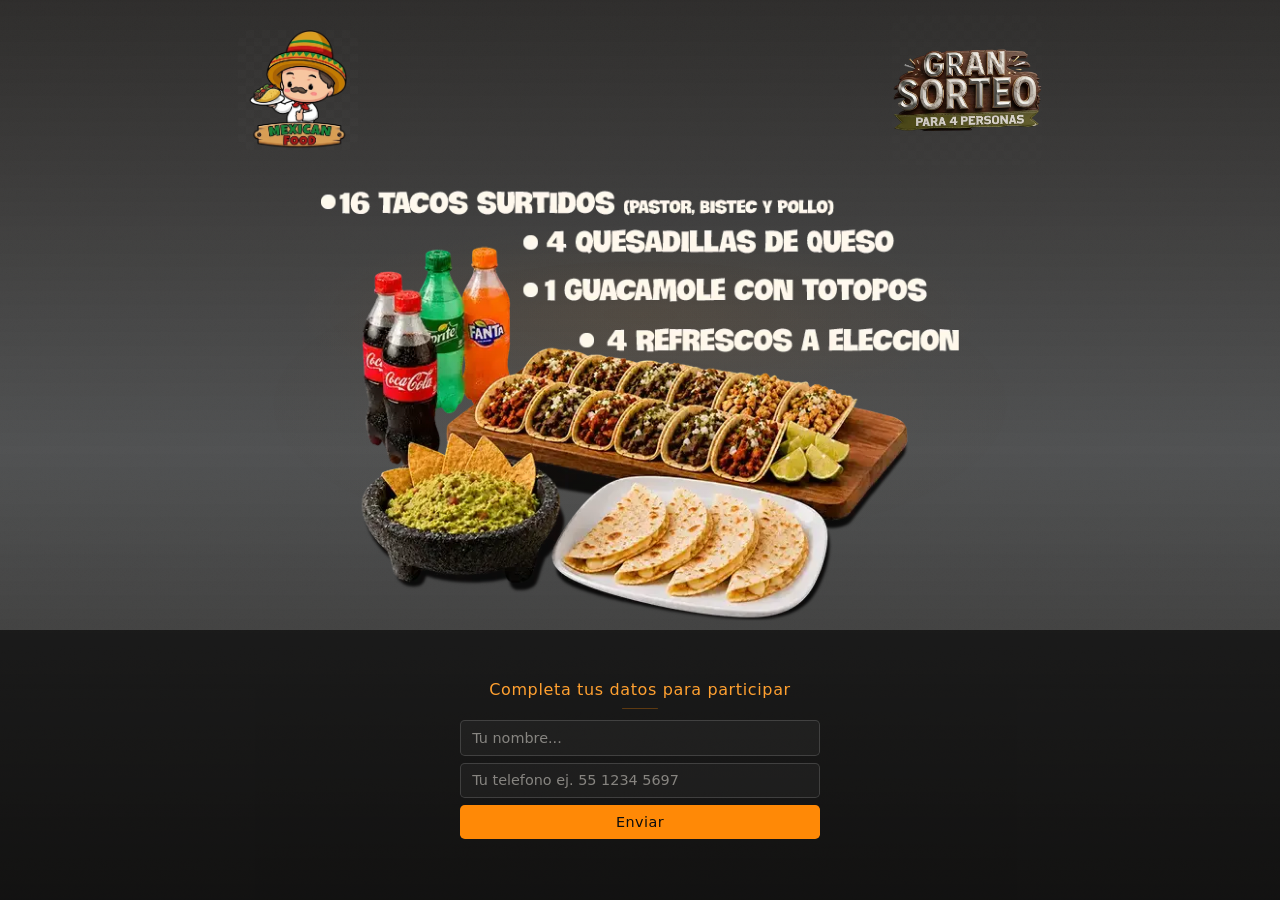
<file: inscripciones.html>
<!DOCTYPE html>
<html lang="es">

<head>
    <meta charset="UTF-8">
    <meta name="viewport" content="width=device-width, initial-scale=1.0">
    <link rel="stylesheet" href="css/inscripciones.css">
    <title>Participa y Gana</title>
</head>

<body>

    <!-- Video de fondo -->
    <video class="bg-video" src="assets/fondo.mp4" autoplay muted loop playsinline></video>
    <div class="bg-overlay"></div>

    <!-- Header 20dvh: logo 120px izq, imagen 150px der -->
    <header>
        <div class="header__logo" aria-label="Logo">
            <img src="assets/logo.webp" alt="Logo"
                style="width:100%;height:100%;object-fit:contain;border-radius:inherit;">
        </div>
        <div class="header__image" aria-label="Sorteo">
            <img src="assets/sorteo.webp" alt="Sorteo"
                style="width:100%;height:100%;object-fit:contain;border-radius:inherit;">
        </div>
    </header>

    <!-- Main 80dvh -->
    <main>

        <!-- Imagen central 50dvh -->
        <section class="content">
            <div class="content__image" aria-label="Menú">
                <img src="assets/menu.webp" alt="Menú" style="width:100%;height:100%;object-fit:contain;">
            </div>
        </section>

        <!-- Formulario 30dvh -->
        <section class="prize">
            <h2 class="prize__title">Completa tus datos para participar</h2>
            <div class="prize__form">
                <input class="prize__input" type="text" placeholder="Tu nombre..." id="nombre" aria-label="Tu nombre"
                    autocomplete="name">
                <input class="prize__input" type="tel" placeholder="Tu telefono ej. 55 1234 5697" id="telefono"
                    aria-label="Tu telefono" autocomplete="tel">
                <button class="prize__button" id="btnEnviar" type="button">Enviar</button>
            </div>
        </section>

    </main>

    <!-- Toast -->
    <div class="toast" id="toast" role="alert" aria-live="polite"></div>

    <!-- Lightbox -->
    <div class="lightbox" id="lightbox">
        <div class="lightbox__confetti" id="confettiContainer"></div>
        <div class="lightbox__contenido">
            <div class="lightbox__header">
                <div class="lightbox__trofeo">🏆</div>
                <div class="lightbox__estrellas">
                    <span class="estrella">⭐</span>
                    <span class="estrella">⭐</span>
                    <span class="estrella">⭐</span>
                </div>
            </div>
            <div class="lightbox__cuerpo">
                <h2 class="lightbox__titulo">¡Felicitaciones,<br><span class="lightbox__nombre-accent" id="lightboxNombre">participante</span>!</h2>
                <p class="lightbox__subtitulo">Ya estás participando por la cena para 4 personas 🍽️</p>
                <div class="lightbox__detalles">
                    <p class="lightbox__detalle-item">📢 Te avisaremos si resultás ganador</p>
                    <p class="lightbox__detalle-item">🍀 ¡Mucha suerte en el sorteo!</p>
                </div>
                <button class="lightbox__btn" id="lightboxClose">Aceptar</button>
            </div>
        </div>
    </div>

    <script src="js/inscripciones.js"></script>

</body>

</html>
</file>
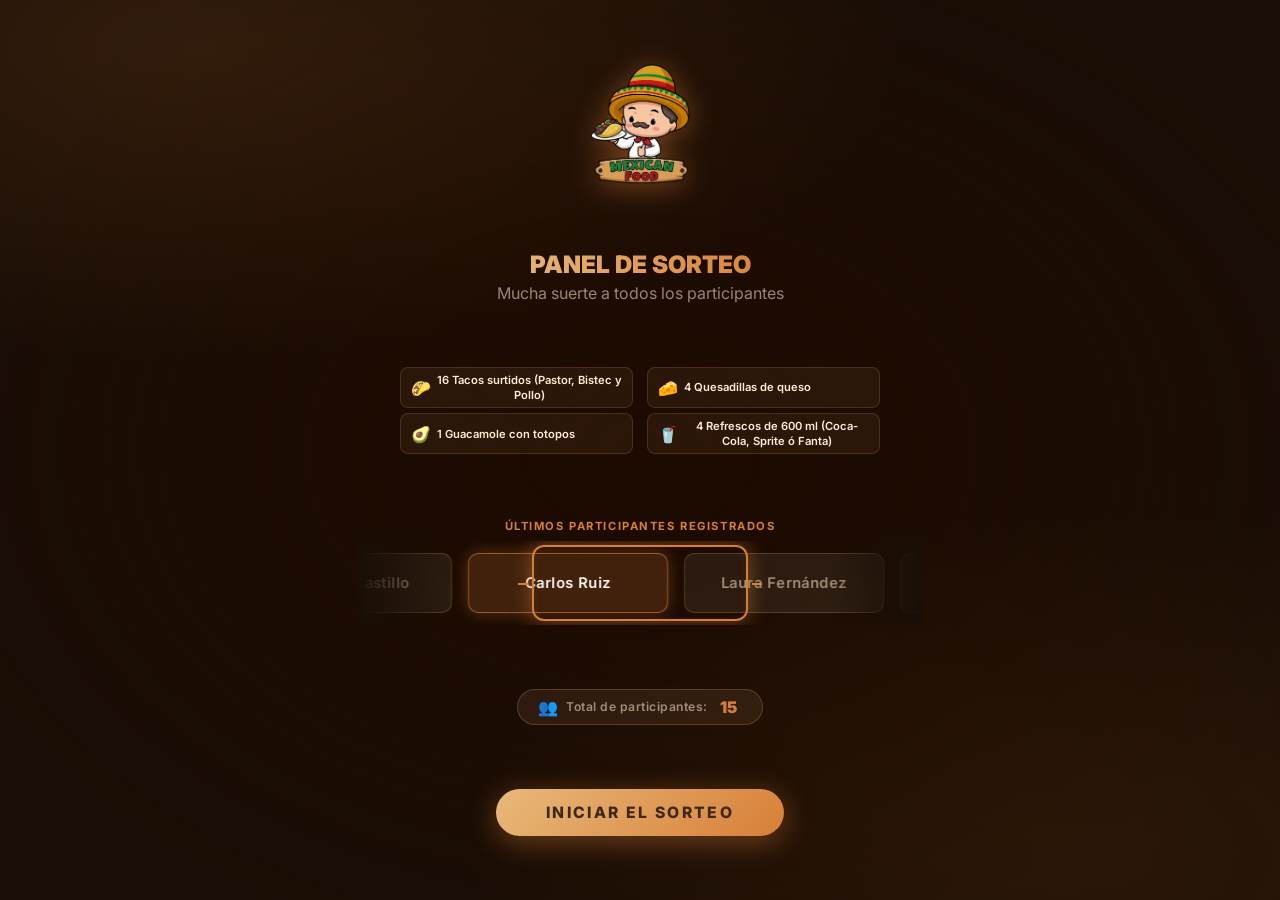
<file: sorteo.html>
<!DOCTYPE html>
<html lang="es">

<head>
    <meta charset="UTF-8">
    <meta name="viewport" content="width=device-width, initial-scale=1.0">
    <meta name="description" content="Sorteo en vivo — gira el carrusel y descubrí al ganador.">
    <link rel="preconnect" href="https://fonts.googleapis.com">
    <link rel="preconnect" href="https://fonts.gstatic.com" crossorigin>
    <link href="https://fonts.googleapis.com/css2?family=Inter:wght@400;600;700;800;900&display=swap" rel="stylesheet">
    <link rel="stylesheet" href="css/sorteo.css">
    <title>Sorteo</title>
</head>

<body>

    <div class="wrapper">

        <!-- Logo -->
        <div class="logo-wrap">
            <img class="logo-img" src="assets/logo.webp" alt="Logo">
            <span class="refresh-icon" id="refreshIcon">🔄</span>
        </div>

        <!-- Título -->
        <div class="titulo">
            <h1>PANEL DE SORTEO</h1>
            <p>Mucha suerte a todos los participantes</p>
        </div>

        <!-- Premios -->
        <div class="premios">
            <div class="premio">
                <span class="premio-icon">🌮</span>
                <span class="premio-texto">16 Tacos surtidos (Pastor, Bistec y Pollo)</span>
            </div>
            <div class="premio">
                <span class="premio-icon">🧀</span>
                <span class="premio-texto">4 Quesadillas de queso</span>
            </div>
            <div class="premio">
                <span class="premio-icon">🥑</span>
                <span class="premio-texto">1 Guacamole con totopos</span>
            </div>
            <div class="premio">
                <span class="premio-icon">🥤</span>
                <span class="premio-texto">4 Refrescos de 600 ml (Coca-Cola, Sprite ó Fanta)</span>
            </div>
        </div>

        <!-- Label + Carrusel (marquesina) -->
        <div class="marquee-section">
            <span class="marquee-label" id="marqueeLabel">Últimos participantes registrados</span>
            <div class="carousel-outer" id="carouselOuter">
                <div class="carousel-center-line" id="centerLine"></div>
                <div class="carousel-track-wrap" id="track"></div>
            </div>
            <div class="winner-display" id="winnerDisplay">
                <span class="winner-name" id="winnerName">—</span>
            </div>
        </div>

        <!-- Contador -->
        <div class="counter-wrap">
            <span class="counter-icon">👥</span>
            <span class="counter-text">Total de participantes:</span>
            <span class="counter-num" id="counterNum">0</span>
        </div>

        <!-- Botón -->
        <button class="btn-sorteo" id="btnSorteo">INICIAR EL SORTEO</button>

    </div>

    <!-- Confetti carrusel -->
    <div class="confetti-container" id="confetti"></div>

    <!-- LIGHTBOX GANADOR -->
    <div class="lightbox" id="lightboxGanador" role="dialog" aria-modal="true">
        <div class="lightbox__confetti" id="lbConfetti"></div>
        <div class="lightbox__contenido">
            <div class="lightbox__header">
                <div class="lightbox__trofeo">🏆</div>
                <div class="lightbox__estrellas">
                    <span class="estrella">⭐</span>
                    <span class="estrella">⭐</span>
                    <span class="estrella">⭐</span>
                </div>
            </div>
            <div class="lightbox__cuerpo">
                <h2 class="lightbox__titulo">
                    ¡Felicitaciones,<br>
                    <span class="lightbox__nombre-accent" id="lbNombre">—</span>!
                </h2>
                <p class="lightbox__subtitulo">¡Sos el gran ganador del sorteo! 🎊</p>
                <div class="lightbox__detalles">
                    <p class="lightbox__detalle-item" id="lbTelefono">📞 &nbsp;—</p>
                    <p class="lightbox__detalle-item">🍀 ¡Felicitaciones por el premio!</p>
                    <p class="lightbox__detalle-item">📢 Nos pondremos en contacto pronto</p>
                </div>
                <button class="lightbox__btn" id="lbClose">¡Genial! Cerrar</button>
            </div>
        </div>
    </div>

    <script src="js/sorteo.js"></script>
</body>

</html>
</file>
<file: css/styles.css>
@import url('https://fonts.googleapis.com/css2?family=Carter+One&display=swap');

:root {
    --ff: system-ui, -apple-system, BlinkMacSystemFont, 'Segoe UI', sans-serif;
    --titles: "Carter One", system-ui;
}

*,
*::before,
*::after {
    margin: 0;
    padding: 0;
    box-sizing: border-box;
}

html {
    scroll-behavior: smooth;
    -webkit-text-size-adjust: 100%;
}

body {
    font-family: var(--ff);
    background-color: #080808;
    color: #d8d8d8;
    font-size: 0.85rem;
    line-height: 1.5;
    min-height: 100vh;
    max-width: 480px;
    margin: 0 auto;
    overflow-x: hidden;
    touch-action: manipulation;
    -webkit-font-smoothing: antialiased;
}

.fondo {
    position: fixed;
    top: 0;
    left: 50%;
    transform: translateX(-50%);
    height: 100%;
    width: 100%;
    object-fit: cover;
    object-position: center;
    z-index: -1;
}

/* ===== HEADER ===== */
.header {
    position: relative;
    z-index: 100;
    background-image: linear-gradient(rgba(0, 0, 0, 0.75), rgba(0, 0, 0, 0.75)), url('../assets/header.webp');
    background-size: cover;
    background-position: center;
    padding: 0;
    display: flex;
    flex-wrap: wrap;
    padding: 1em;
    justify-content: space-between;
    align-items: center;
    box-shadow: 0 1px 0 rgba(232, 120, 26, 0.12);
    text-align: left;

}

.header__logo {
    width: 90px;
    height: 90px;
    flex-shrink: 0;
    object-fit: contain;
    filter: drop-shadow(0 2px 4px rgba(0, 0, 0, 0.3));
}

.header__info {
    flex: 0 0 50%;
    display: flex;
    flex-direction: column;
    align-items: flex-end;
    gap: 0.4rem;
}

@media screen and (min-width: 768px) {
    .header__logo {
        width: 110px;
        height: 110px;
    }

    .header__info {
        flex: 0 0 85%;
    }
}

.header__info-wrapper {
    display: flex;
    flex-direction: column;
    align-items: center;
    gap: 0.5em;
}

.header__address {
    font-size: 0.75rem;
    color: #b5b5b5;
    text-align: center;
    line-height: 1.3;
}

.header__icon {
    width: 14px;
    height: 14px;
    fill: #e8781a;
    flex-shrink: 0;
}


.header__btn-location {
    align-self: center;
    display: inline-flex;
    align-items: center;
    gap: 0.4rem;
    padding: 0.45rem 0.95rem;
    border-radius: 1.5rem;
    background-color: #1b6b3b;
    color: #fff;
    font-size: 0.72rem;
    font-weight: 700;
    text-decoration: none;
    transition: background-color 0.3s ease, transform 0.2s ease, box-shadow 0.3s ease;
    box-shadow: 0 2px 8px rgba(27, 107, 59, 0.25);
}

.header__btn-location svg {
    width: 13px;
    height: 13px;
    fill: currentColor;
}

.header__btn-location:hover {
    background-color: #23854b;
    transform: translateY(-1px);
    box-shadow: 0 2px 12px rgba(35, 133, 75, 0.35);
}

.header__socials {
    flex: 0 0 100%;
    display: flex;
    align-items: center;
    justify-content: center;
    gap: 0.65rem;
    margin-top: 0.3rem;
}

.header__social-link {
    display: flex;
    align-items: center;
    justify-content: center;
    width: 28px;
    height: 28px;
    border-radius: 50%;
    background-color: rgba(255, 255, 255, 0.08);
    color: #c5c5c5;
    transition: background-color 0.3s ease, color 0.3s ease, transform 0.2s ease;
    text-decoration: none;
}

.header__social-link svg {
    width: 14px;
    height: 14px;
    fill: currentColor;
}

.header__social-link:hover {
    background-color: rgba(232, 120, 26, 0.2);
    color: #e8781a;
    transform: translateY(-1px);
}

/* ===== BOTON SORTEO ===== */
.sorteo-btn {
    display: flex;
    flex-direction: column;
    align-items: center;
    justify-content: center;
    width: 90%;
    max-width: 540px;
    margin: 0 auto 0.8rem;
    padding: 0.7rem 1rem;
    border: none;
    border-radius: 0.8rem;
    cursor: pointer;
    font-family: var(--ff);
    text-decoration: none;
    background: linear-gradient(135deg, #ff4500, #ff7300, #fbbb54, #ff4500);
    background-size: 300% 300%;
    animation: fondoAnimado 3s ease infinite;
    box-shadow: 0 3px 15px rgba(255, 69, 0, 0.35);
    transition: transform 0.2s ease, box-shadow 0.2s ease;
}

.sorteo-btn:hover {
    transform: scale(1.03);
    box-shadow: 0 4px 20px rgba(255, 69, 0, 0.5);
}

.sorteo-btn__titulo {
    font-size: 1rem;
    font-weight: 800;
    color: #fff;
    text-transform: uppercase;
    letter-spacing: 0.05em;
    line-height: 1.3;
}

.sorteo-btn__sub {
    font-size: 0.75rem;
    font-weight: 600;
    color: rgba(255, 255, 255, 0.85);
    letter-spacing: 0.03em;
    line-height: 1.3;
}

@keyframes fondoAnimado {
    0% {
        background-position: 0% 50%;
    }

    50% {
        background-position: 100% 50%;
    }

    100% {
        background-position: 0% 50%;
    }
}

/* ===== CATEGORIAS ===== */
.categorias {
    position: relative;
    z-index: 90;
    background-color: #080808;
    padding: 0.65rem 1.25rem 0.5rem;
}

.categorias__lista {
    display: flex;
    flex-wrap: wrap;
    justify-content: center;
    gap: 0.45rem;
    overflow-x: auto;
    scrollbar-width: none;
    -webkit-overflow-scrolling: touch;
    padding: .5em;
}

.categorias__lista::-webkit-scrollbar {
    display: none;
}

.categorias__btn {
    flex-basis: 140px;
    max-width: 150px;
    flex-grow: 1;
    flex-shrink: 0;
    padding: 0.45rem 0.9rem;
    border-radius: 2rem;
    border: 1px solid rgba(232, 120, 26, 0.2);
    background-color: #111;
    color: #888;
    font-size: 0.72rem;
    font-weight: 600;
    font-family: var(--ff);
    cursor: pointer;
    white-space: nowrap;
    transition: background-color 0.3s ease, color 0.3s ease, transform 0.2s ease, border-color 0.3s ease;
    outline: none;
    -webkit-tap-highlight-color: transparent;
}

.categorias__btn:focus-visible {
    outline: 2px solid #e8781a;
    outline-offset: 2px;
}

.categorias__btnActivo {
    background-color: #e8781a;
    color: #fff;
    border-color: #e8781a;
    transform: scale(1.05);
    box-shadow: 0 2px 12px rgba(232, 120, 26, 0.3);
}

/* ===== MENU ===== */
.menu {
    padding: 25px 1.1rem 3rem;
}

.menu__grupo+.menu__grupo {
    margin-top: 50px;
}

.menu__encabezado {
    display: flex;
    align-items: center;
    margin-bottom: 0.8rem;
    padding: 0 0.15rem;
}

.menu__icono {
    width: 50px;
    height: auto;
    margin-right: 8px;
    flex-shrink: 0;
}

.menu__titulo {
    font-size: .9rem;
    font-weight: 800;
    color: #e8e8e8;
    white-space: nowrap;
    text-transform: uppercase;
    letter-spacing: 0.06em;
}

.menu__linea {
    flex: 1;
    height: 3px;
    background: linear-gradient(to right, #ff4500, #f3d945, #6c4707, rgba(232, 120, 26, 0.03));
    background-size: 300% 100%;
    background-position: 0% 0;
    margin-left: 0.7rem;
    animation: barridoLinea 3s ease-in-out infinite alternate;
}

.menu__puntos {
    margin-left: 0.55rem;
    flex-shrink: 0;
    display: flex;
    gap: 0.18rem;
    align-items: center;
}

.menu__punto {
    width: 5px;
    height: 5px;
    border-radius: 50%;
    background-color: #ff4500;
    animation: barridoPunto 3s ease-in-out infinite alternate;
}

.menu__punto:nth-child(2) {
    animation-delay: 0.3s;
}

.menu__punto:nth-child(3) {
    animation-delay: 0.6s;
}

@keyframes barridoLinea {
    0% {
        background-position: 0% 0;
    }

    100% {
        background-position: 100% 0;
    }
}

@keyframes barridoPunto {
    0% {
        background-color: #ff4500;
    }

    50% {
        background-color: #ffd700;
    }

    100% {
        background-color: #ff0066;
    }
}

/* ===== GRID ===== */
.menu__grid {
    display: grid;
    grid-template-columns: 1fr 1fr;
    gap: 0.7rem;
}

/* ===== CARD ===== */
.card {

    background-image: linear-gradient(rgba(0, 0, 0, 0.9), rgba(0, 0, 0, 0.653)), url('../assets/fondo_card_cuerpo.webp');
    background-size: cover;
    background-position: center;
    border-radius: 0.7rem;
    overflow: hidden;
    box-shadow: 0 2px 10px rgba(0, 0, 0, 0.5), 0 0 0 1px rgba(255, 255, 255, 0.03);
    transition: transform 0.25s ease, box-shadow 0.25s ease;
    cursor: default;
    border: 1px solid #e39c2236;
}

.card__imagen {
    width: 100%;
    height: 108px;
    position: relative;
    overflow: hidden;
}

.card__imagenFondo {
    position: absolute;
    inset: 0;
}

.card__imagenOverlay {
    position: absolute;
    inset: 0;
    background: linear-gradient(to bottom, rgba(0, 0, 0, 0.05) 0%, rgba(0, 0, 0, 0.2) 100%);
}

.card__productoImg {
    position: absolute;
    top: 50%;
    left: 50%;
    transform: translate(-50%, -50%);
    width: 90%;
    /* Forzar el ancho al 90% de la tarjeta para máxima visibilidad */
    height: auto;
    max-height: 95%;
    /* Evita que productos altos (como botellas de bebidas) se desborden verticalmente */
    object-fit: contain;
    z-index: 2;
    filter: drop-shadow(0 4px 12px rgba(0, 0, 0, 0.4));
    transition: transform 0.3s ease;
}

.card__contenido {
    padding: 0.55rem 0.6rem 0.65rem;
}

.card__nombre {
    font-family: var(--titles);
    font-size: 1rem;
    font-weight: 100;
    height: 3em;
    display: flex;
    justify-content: center;
    padding: 0 .3em;
    text-align: center;
    align-items: center;
    color: #c66a00;
    margin-bottom: 0.15rem;
    line-height: 1.1;
    text-decoration: underline;
    text-decoration-thickness: 1px;
    text-underline-offset: 2px;
    text-decoration-color: #c66a00;
    animation: parpadeoSubrayado 1.2s ease-in-out infinite;
}

@keyframes parpadeoSubrayado {

    0%,
    100% {
        text-decoration-color: #c66a00;
    }

    50% {
        text-decoration-color: transparent;
    }
}

.card__descripcion {
    display: flex;
    text-align: center;
    justify-content: center;
    align-items: center;
    font-size: 0.8rem;
    color: #c5c5c5;
    line-height: 1.2;
    margin-bottom: 0.3rem;
    height: 6.5em;
    overflow: hidden;
}

.card__precio {
    font-size: 0.8rem;
    font-weight: 800;
    color: #d4952a;
    text-align: right;
    display: block;
}

/* ===== ESTILOS ESPECIFICOS PARA PROMOCIONES (PROMOÇÕES) ===== */
.card__nombre--promo {
    font-family: var(--titles);
    font-size: 1rem;
    font-weight: 500;
    display: flex;
    justify-content: flex-start;
    text-align: left;
    align-items: center;
    color: #c66a00;
    margin-bottom: 0.15rem;
    line-height: 1.3;
    padding: 0;
    height: auto;
    text-decoration: underline;
    text-decoration-thickness: 1px;
    text-underline-offset: 2px;
    text-decoration-color: #c66a00;
    animation: parpadeoSubrayado 1.2s ease-in-out infinite;
}

.card__descripcion--promo {
    display: -webkit-box;
    -webkit-box-orient: vertical;
    justify-content: flex-start;
    text-align: left;
    font-size: 0.85rem;
    color: #c5c5c5;
    line-height: 1.3;
    margin-bottom: 0.15rem;
    overflow: hidden;
    height: auto;
}

.card__precio--promo {
    font-size: 0.82rem;
    font-weight: 800;
    color: #d4952a;
    text-align: right;
    display: block;
    margin-top: auto;
}

/* ===== CARD PROMO (HORIZONTAL) ===== */
.card--promo {
    grid-column: span 2;
    display: flex;
    flex-direction: row;
    align-items: stretch;
    height: 120px;
}

@media (min-width: 769px) {
    .card--promo {
        grid-column: span 3;
    }
}

.card--promo .card__imagen {
    width: 35%;
    height: 100%;
    flex-shrink: 0;
}

.card--promo .card__contenido {
    width: 65%;
    padding: 0.45rem 0.6rem;
    display: flex;
    flex-direction: column;
    justify-content: space-between;
}

/* ===== RESPONSIVE TABLET ===== */
@media (min-width: 481px) {
    body {
        max-width: 600px;
    }

    .card__imagen {
        height: 125px;
    }

    .card__imagenIcono {
        width: 42px;
        height: 42px;
    }

    .menu__grid {
        gap: 0.8rem;
    }
}

/* ===== RESPONSIVE DESKTOP ===== */
@media (min-width: 769px) {
    body {
        max-width: 820px;
    }

    .menu__grid {
        grid-template-columns: repeat(3, 1fr);
        gap: 0.9rem;
    }

    .card__imagen {
        height: 140px;
    }

    .card__imagenIcono {
        width: 46px;
        height: 46px;
    }

    .header__titulo {
        font-size: 0.95rem;
    }


    /* ===== AUMENTAR IMÁGENES Y TAMAÑO DE PROMO EN ESCRITORIO ===== */
    .card--promo {
        height: 180px;
        /* Tarjeta más alta */
    }

    .card--promo .card__imagen {
        width: 48%;
        /* La imagen ahora ocupa casi la mitad de la tarjeta (48%) */
    }

    .card--promo .card__productoImg {
        width: 100%;
        /* Utiliza todo el ancho */
        height: auto;
        max-height: 100%;
        transform: translate(-50%, -50%);
    }

    .card--promo .card__contenido {
        width: 52%;
        padding: 1rem 1.3rem;
    }

    .card--promo .card__nombre--promo {
        font-size: 1.15rem;
        /* Título un poco más grande */
        margin-bottom: 0.4rem;
    }

    .card--promo .card__descripcion--promo {
        font-size: 0.85rem;
        line-height: 1.45;
        margin-bottom: 0.4rem;
    }

    .card--promo .card__precio--promo {
        font-size: 1.15rem;
    }
}

/* ===== REDUCED MOTION ===== */
@media (prefers-reduced-motion: reduce) {

    *,
    *::before,
    *::after {
        transition-duration: 0.01ms !important;
        animation-duration: 0.01ms !important;
    }

    html {
        scroll-behavior: auto;
    }
}

/* ===== FOOTER ===== */
.footer {
    background-color: #080808;
    padding: 3rem 1.25rem 4rem;
    text-align: center;
    border-top: 1px solid rgba(227, 156, 34, 0.1);
}

.footer__content {
    display: flex;
    flex-direction: column;
    align-items: center;
    gap: 0.8rem;
}

.footer__text {
    font-size: 0.75rem;
    font-weight: 600;
    color: #888;
    letter-spacing: 0.05em;
    text-transform: uppercase;
}

.footer__line {
    width: 30px;
    height: 2px;
    background-color: #e8781a;
    border-radius: 2px;
    opacity: 0.6;
}

.footer__subtext {
    font-size: 0.7rem;
    color: #555;
    font-style: italic;
}
</file>
<file: css/inscripciones.css>
:root {
    --font: system-ui, -apple-system, BlinkMacSystemFont, 'Segoe UI', sans-serif;
}

*,
*::before,
*::after {
    margin: 0;
    padding: 0;
    box-sizing: border-box;
}

html,
body {
    height: 100dvh;
    overflow: hidden;
    font-family: var(--font);
    font-size: 1rem;
    color: #f0ece4;
}

body {
    display: flex;
    flex-direction: column;
    position: relative;
}

/* Resplandor ambiental */
body::before {
    content: '';
    position: fixed;
    top: 35%;
    left: 50%;
    transform: translate(-50%, -50%);
    width: 55dvw;
    height: 20dvh;
    background: radial-gradient(ellipse, rgba(255, 137, 6, 0.055) 0%, transparent 70%);
    pointer-events: none;
    animation: glowPulse 5s ease-in-out infinite alternate;
    z-index: 0;
}

/* Textura sutil */
body::after {
    content: '';
    position: fixed;
    inset: 0;
    background-image: url("data:image/svg+xml,%3Csvg viewBox='0 0 256 256' xmlns='http://www.w3.org/2000/svg'%3E%3Cfilter id='n'%3E%3CfeTurbulence type='fractalNoise' baseFrequency='0.85' numOctaves='4' stitchTiles='stitch'/%3E%3C/filter%3E%3Crect width='100%25' height='100%25' filter='url(%23n)' opacity='0.04'/%3E%3C/svg%3E");
    background-size: 180px 180px;
    pointer-events: none;
    z-index: 0;
    opacity: 0.4;
}

.bg-video {
    position: fixed;
    top: 0;
    left: 50%;
    transform: translateX(-50%);
    width: 100%;
    height: 100%;
    object-fit: cover;
    z-index: -2;
    pointer-events: none;
}

.bg-overlay {
    position: fixed;
    inset: 0;
    z-index: -1;
    pointer-events: none;
    background:
        linear-gradient(180deg,
            rgba(10, 10, 10, 0.85) 0%,
            rgba(10, 10, 10, 0.70) 50%,
            rgba(10, 10, 10, 0.85) 100%),
        linear-gradient(180deg,
            rgba(255, 200, 150, 0.15) 0%,
            rgba(180, 210, 230, 0.12) 50%,
            rgba(220, 180, 120, 0.15) 100%);
}

@keyframes glowPulse {
    0% {
        opacity: 0.4;
        transform: translate(-50%, -50%) scale(1);
    }

    100% {
        opacity: 1;
        transform: translate(-50%, -50%) scale(1.15);
    }
}

/* ===== HEADER 20dvh ===== */
header {
    height: 20dvh;
    flex-shrink: 0;
    display: flex;
    align-items: center;
    justify-content: space-between;
    padding: 0 0.75rem;
    position: relative;
    z-index: 1;
    max-width: 900px;
    margin: 0 auto;
    width: 100%;
}

.header__logo {
    width: 120px;
    height: 120px;
    flex-shrink: 0;
    border-radius: 0.6rem;
    border: none;
    display: flex;
    align-items: center;
    justify-content: center;
    color: rgba(255, 137, 6, 0.3);
    opacity: 0;
    animation: fadeSlideRight 0.5s ease forwards;
    transition: background-color 0.3s ease;
    background-image:
        linear-gradient(45deg, rgba(255, 255, 255, 0.012) 25%, transparent 25%),
        linear-gradient(-45deg, rgba(255, 255, 255, 0.012) 25%, transparent 25%),
        linear-gradient(45deg, transparent 75%, rgba(255, 255, 255, 0.012) 75%),
        linear-gradient(-45deg, transparent 75%, rgba(255, 255, 255, 0.012) 75%);
    background-size: 16px 16px;
    background-position: 0 0, 0 8px, 8px -8px, -8px 0;
}

.header__logo svg {
    transition: transform 0.3s ease;
}

.header__logo:hover {
    background-color: rgba(255, 137, 6, 0.025);
}

.header__image {
    width: 150px;
    height: 150px;
    flex-shrink: 0;
    border-radius: 0.6rem;
    border: none;
    display: flex;
    align-items: center;
    justify-content: center;
    color: rgba(255, 255, 255, 0.08);
    opacity: 0;
    animation: fadeSlideLeft 0.5s ease 0.1s forwards;
    transition: background-color 0.3s ease;
    background-image:
        linear-gradient(45deg, rgba(255, 255, 255, 0.008) 25%, transparent 25%),
        linear-gradient(-45deg, rgba(255, 255, 255, 0.008) 25%, transparent 25%),
        linear-gradient(45deg, transparent 75%, rgba(255, 255, 255, 0.008) 75%),
        linear-gradient(-45deg, transparent 75%, rgba(255, 255, 255, 0.008) 75%);
    background-size: 16px 16px;
    background-position: 0 0, 0 8px, 8px -8px, -8px 0;
}

.header__image svg {
    animation: iconPulse 4s ease-in-out infinite;
}

.header__image:hover {
    background-color: rgba(255, 137, 6, 0.015);
}

@keyframes iconPulse {

    0%,
    100% {
        transform: scale(1);
        opacity: 0.08;
    }

    50% {
        transform: scale(1.08);
        opacity: 0.14;
    }
}

/* ===== MAIN ===== */
main {
    height: 80dvh;
    flex-shrink: 0;
    display: flex;
    flex-direction: column;
    position: relative;
    z-index: 1;
}

/* ===== IMAGEN CENTRAL 50dvh ===== */
.content {
    height: 50dvh;
    flex-shrink: 0;
    display: flex;
    align-items: center;
    justify-content: center;
    padding: 0 5dvw;
}

.content__image {
    width: 90dvw;
    height: 100%;
    border-radius: 0.5rem;
    border: none;
    display: flex;
    align-items: center;
    justify-content: center;
    color: rgba(255, 255, 255, 0.07);
    position: relative;
    opacity: 0;
    animation: fadeScale 0.6s ease 0.2s forwards;
    transition: background-color 0.4s ease;
}

.content__image:hover {
    background-color: rgba(255, 137, 6, 0.01);
}

.content__image svg {
    animation: iconFloat 4.5s ease-in-out infinite;
    position: relative;
    z-index: 1;
}

.content__image::after {
    content: '';
    position: absolute;
    inset: 0;
    background: radial-gradient(ellipse at center, rgba(255, 137, 6, 0.018) 0%, transparent 50%);
    pointer-events: none;
}

.content__image img {
    animation: levitate 7s ease-in-out infinite;
}

@keyframes levitate {
    0% {
        transform: translateY(0) scale(1) rotate(-1deg);
    }

    25% {
        transform: translateY(-8px) scale(1.015) rotate(0deg);
    }

    50% {
        transform: translateY(-15px) scale(1.03) rotate(1deg);
    }

    75% {
        transform: translateY(-8px) scale(1.015) rotate(0deg);
    }

    100% {
        transform: translateY(0) scale(1) rotate(-1deg);
    }
}

@keyframes iconFloat {

    0%,
    100% {
        transform: translateY(0);
    }

    50% {
        transform: translateY(-4px);
    }
}

/* ===== SECCION FORMULARIO 30dvh ===== */
.prize {
    height: 30dvh;
    flex-shrink: 0;
    display: flex;
    flex-direction: column;
    align-items: center;
    justify-content: center;
    padding: 0 1rem 0.5rem;
    opacity: 0;
    animation: fadeSlideUp 0.5s ease 0.3s forwards;
    background: rgba(0, 0, 0, 0.6);
}

.prize__title {
    font-size: 0.9rem;
    font-weight: 300;
    text-align: center;
    color: #ffa030;
    margin-bottom: 0.55rem;
    flex-shrink: 0;
    letter-spacing: 0.04em;
    line-height: 1.4;
    position: relative;
}

.prize__title::after {
    content: '';
    display: block;
    width: 28px;
    height: 1px;
    background-color: rgba(255, 137, 6, 0.3);
    margin: 0.3rem auto 0;
    border-radius: 1px;
    animation: lineExpand 0.7s ease 0.8s forwards;
    transform: scaleX(0);
}

@keyframes lineExpand {
    to {
        transform: scaleX(1);
    }
}

.prize__form {
    width: 100%;
    max-width: 320px;
    display: flex;
    flex-direction: column;
    gap: 0.6rem;
    opacity: 0;
    animation: fadeSlideUp 0.4s ease 0.5s forwards;
}

.prize__input {
    width: 100%;
    padding: 0.65rem 0.55rem;
    background-color: rgba(255, 255, 255, 0.035);
    border: 1px solid rgba(255, 255, 255, 0.15);
    border-radius: 0.3rem;
    color: #f0ece4;
    font-family: var(--font);
    font-size: 0.85rem;
    font-weight: 300;
    outline: none;
    transition: border-color 0.3s ease, box-shadow 0.3s ease, background-color 0.3s ease;
}

.prize__input::placeholder {
    color: rgba(240, 236, 228, 0.5);
    transition: color 0.3s ease;
}

.prize__input:focus {
    border-color: rgba(255, 137, 6, 0.7);
    box-shadow: 0 0 0 1.5px rgba(255, 137, 6, 0.1);
    background-color: rgba(255, 137, 6, 0.02);
}

.prize__input:focus::placeholder {
    color: rgba(240, 236, 228, 0.3);
}

.prize__button {
    padding: 0.45rem 0.8rem;
    background-color: #ff8906;
    border: none;
    border-radius: 0.3rem;
    color: #0d0d0d;
    font-family: var(--font);
    font-size: 0.85rem;
    font-weight: 500;
    cursor: pointer;
    transition: background-color 0.3s ease, transform 0.2s ease, box-shadow 0.3s ease;
    flex-shrink: 0;
    letter-spacing: 0.03em;
}

.prize__button:hover {
    background-color: #ffa030;
    transform: scale(1.02);
    box-shadow: 0 3px 14px rgba(255, 137, 6, 0.22);
}

.prize__button:active {
    transform: scale(0.97);
    box-shadow: 0 1px 6px rgba(255, 137, 6, 0.15);
}

.prize__button:focus-visible {
    outline: 1.5px solid #f0ece4;
    outline-offset: 2px;
}

.prize__input:focus-visible {
    border-color: rgba(255, 137, 6, 0.7);
    box-shadow: 0 0 0 1.5px rgba(255, 137, 6, 0.1);
}

.prize__button__success {
    background-color: #2ecc71;
    transition: background-color 0.3s ease, transform 0.2s ease, box-shadow 0.3s ease;
}

.prize__button__error {
    background-color: #e74c3c;
    transition: background-color 0.3s ease, transform 0.2s ease, box-shadow 0.3s ease;
}

/* ===== TOAST ===== */
.toast {
    position: fixed;
    bottom: -3rem;
    left: 50%;
    transform: translateX(-50%);
    padding: 0.45rem 1rem;
    background-color: #ff8906;
    color: #0d0d0d;
    border-radius: 0.35rem;
    font-family: var(--font);
    font-size: 0.7rem;
    font-weight: 500;
    z-index: 100;
    transition: bottom 0.4s cubic-bezier(0.34, 1.56, 0.64, 1), opacity 0.4s ease;
    opacity: 0;
    pointer-events: none;
    white-space: nowrap;
    box-shadow: 0 4px 18px rgba(255, 137, 6, 0.2);
}

.toast__active {
    bottom: 1rem;
    opacity: 1;
}

.toast__error {
    background-color: #e74c3c;
    color: #f0ece4;
    box-shadow: 0 4px 18px rgba(231, 76, 60, 0.2);
}

/* ===== ANIMACIONES ===== */
@keyframes fadeSlideRight {
    from {
        opacity: 0;
        transform: translateX(-8px);
    }

    to {
        opacity: 1;
        transform: translateX(0);
    }
}

@keyframes fadeSlideLeft {
    from {
        opacity: 0;
        transform: translateX(8px);
    }

    to {
        opacity: 1;
        transform: translateX(0);
    }
}

@keyframes fadeSlideUp {
    from {
        opacity: 0;
        transform: translateY(10px);
    }

    to {
        opacity: 1;
        transform: translateY(0);
    }
}

@keyframes fadeScale {
    from {
        opacity: 0;
        transform: scale(0.98);
    }

    to {
        opacity: 1;
        transform: scale(1);
    }
}

/* ===== DESKTOP ===== */
@media (min-width: 768px) {
    header {
        padding: 0 3rem;
    }

    .header__logo {
        border-radius: 0.75rem;
    }

    .header__image {
        border-radius: 0.75rem;
    }

    .content__image {
        border-radius: 0.75rem;
    }

    .content__image svg {
        animation-duration: 5s;
    }

    .prize {
        padding: 0 2rem 0.75rem;
    }

    .prize__title {
        font-size: 1rem;
        margin-bottom: 0.7rem;
    }

    .prize__title::after {
        width: 36px;
        margin-top: 0.4rem;
    }

    .prize__form {
        max-width: 360px;
        gap: 0.45rem;
    }

    .prize__input {
        padding: 0.55rem 0.7rem;
        font-size: 0.9rem;
    }

    .prize__button {
        padding: 0.55rem 1.4rem;
        font-size: 0.9rem;
    }

    .toast {
        font-size: 0.8rem;
        padding: 0.55rem 1.2rem;
    }
}

/* ── LIGHTBOX ────────────────────────────────── */

.lightbox {
    display: none;
    position: fixed;
    inset: 0;
    background: rgba(40, 24, 10, 0.78);
    backdrop-filter: blur(10px);
    -webkit-backdrop-filter: blur(10px);
    z-index: 999;
    align-items: center;
    justify-content: center;
    overflow: hidden;
}

.lightbox.mostrar {
    display: flex;
    animation: lbFondoIn 0.35s ease both;
}

@keyframes lbFondoIn {
    from { opacity: 0; }
    to   { opacity: 1; }
}

/* ── Card ── */
.lightbox__contenido {
    background: linear-gradient(160deg, #fff9f0 0%, #ffecd2 100%);
    border-radius: 2em;
    width: 88%;
    max-width: 370px;
    min-height: 62dvh;
    display: flex;
    flex-direction: column;
    overflow: hidden;
    box-shadow:
        0 30px 70px rgba(64, 40, 24, 0.45),
        0 0 0 1px rgba(212, 163, 115, 0.35);
    animation: lbCardIn 0.55s cubic-bezier(0.34, 1.56, 0.64, 1) both;
}

@keyframes lbCardIn {
    from { opacity: 0; transform: translateY(70px) scale(0.82); }
    to   { opacity: 1; transform: translateY(0)   scale(1);    }
}

/* ── Header dorado ── */
.lightbox__header {
    background: linear-gradient(135deg, #e8b97a 0%, #d77f37 55%, #c06820 100%);
    padding: 2em 1.5em 3.2em;
    display: flex;
    flex-direction: column;
    align-items: center;
    gap: 0.6em;
    position: relative;
    overflow: hidden;
}

/* Shimmer animado */
.lightbox__header::after {
    content: '';
    position: absolute;
    top: -50%;
    left: -80%;
    width: 45%;
    height: 200%;
    background: linear-gradient(90deg, transparent, rgba(255,255,255,0.22), transparent);
    animation: shimmer 2.8s ease-in-out infinite;
    pointer-events: none;
}

@keyframes shimmer {
    0%   { left: -80%;  }
    100% { left: 130%;  }
}

/* Onda inferior del header */
.lightbox__header::before {
    content: '';
    position: absolute;
    bottom: -1px;
    left: 0;
    width: 100%;
    height: 2.8em;
    background: linear-gradient(160deg, #fff9f0, #ffecd2);
    border-radius: 50% 50% 0 0 / 100% 100% 0 0;
}

/* ── Trofeo ── */
.lightbox__trofeo {
    font-size: 3.8rem;
    position: relative;
    z-index: 1;
    filter: drop-shadow(0 6px 12px rgba(64, 40, 24, 0.35));
    animation: trofeoBounce 0.7s cubic-bezier(0.34, 1.7, 0.64, 1) 0.25s both;
}

@keyframes trofeoBounce {
    from { opacity: 0; transform: scale(0.2) rotate(-20deg); }
    to   { opacity: 1; transform: scale(1)   rotate(0deg);   }
}

/* ── Estrellas ── */
.lightbox__estrellas {
    display: flex;
    gap: 0.5em;
    position: relative;
    z-index: 1;
}

.estrella {
    font-size: 1.3rem;
    animation: twinkle 1.6s ease-in-out infinite;
}

.estrella:nth-child(1) { animation-delay: 0.0s; }
.estrella:nth-child(2) { animation-delay: 0.3s; }
.estrella:nth-child(3) { animation-delay: 0.6s; }

@keyframes twinkle {
    0%, 100% { transform: scale(1)    rotate(0deg);  opacity: 1;   }
    50%       { transform: scale(1.35) rotate(15deg); opacity: 0.65; }
}

/* ── Cuerpo ── */
.lightbox__cuerpo {
    flex: 1;
    display: flex;
    flex-direction: column;
    align-items: center;
    justify-content: center;
    gap: 0.9em;
    padding: 0.8em 1.8em 2em;
}

/* ── Textos en cascada ── */
.lightbox__titulo {
    font-family: var(--font);
    font-size: 1.35rem;
    font-weight: 700;
    color: #402818;
    text-align: center;
    line-height: 1.35;
    animation: fadeUp 0.45s ease 0.5s both;
}

.lightbox__nombre-accent {
    color: #d77f37;
    font-size: 1.55rem;
    font-weight: 800;
    display: inline-block;
    animation: nombrePop 0.5s cubic-bezier(0.34, 1.56, 0.64, 1) 0.7s both;
}

@keyframes nombrePop {
    from { opacity: 0; transform: scale(0.6); }
    to   { opacity: 1; transform: scale(1);   }
}

.lightbox__subtitulo {
    font-family: var(--font);
    font-size: 0.82rem;
    color: #7a5a3a;
    text-align: center;
    line-height: 1.5;
    animation: fadeUp 0.45s ease 0.72s both;
}

.lightbox__detalles {
    display: flex;
    flex-direction: column;
    gap: 0.5em;
    width: 100%;
    animation: fadeUp 0.45s ease 0.9s both;
}

.lightbox__detalle-item {
    font-family: var(--font);
    font-size: 0.78rem;
    color: #5a3e2b;
    background: rgba(212, 163, 115, 0.15);
    border: 1px solid rgba(212, 163, 115, 0.45);
    border-radius: 0.65em;
    padding: 0.65em 1em;
    text-align: center;
}

@keyframes fadeUp {
    from { opacity: 0; transform: translateY(18px); }
    to   { opacity: 1; transform: translateY(0);    }
}

/* ── Botón Aceptar ── */
.lightbox__btn {
    font-family: var(--font);
    width: 100%;
    padding: 0.85em;
    border: none;
    border-radius: 0.8em;
    font-size: 0.88rem;
    font-weight: 700;
    letter-spacing: 0.1em;
    color: #fff;
    background: linear-gradient(135deg, #d4a373, #d77f37);
    cursor: pointer;
    box-shadow: 0 5px 18px rgba(215, 127, 55, 0.42);
    transition: transform 0.2s, box-shadow 0.2s;
    animation: fadeUp 0.45s ease 1.05s both;
}

.lightbox__btn:hover  { transform: scale(1.03); box-shadow: 0 8px 24px rgba(215,127,55,0.52); }
.lightbox__btn:active { transform: scale(0.97); }

/* ── Confetti ── */
.lightbox__confetti {
    position: fixed;
    inset: 0;
    pointer-events: none;
    z-index: 1000;
    overflow: hidden;
}

.confetti-piece {
    position: absolute;
    top: -12px;
    border-radius: 2px;
    animation: confettiFall linear forwards;
    will-change: transform, opacity;
}

@keyframes confettiFall {
    0%   { transform: translateY(0)     rotate(0deg);   opacity: 1;   }
    80%  {                                              opacity: 1;   }
    100% { transform: translateY(105vh) rotate(760deg); opacity: 0;   }
}

/* ===== REDUCED MOTION ===== */
@media (prefers-reduced-motion: reduce) {

    *,
    *::before,
    *::after {
        animation-duration: 0.01ms !important;
        animation-iteration-count: 1 !important;
        transition-duration: 0.01ms !important;
    }
}
</file>
<file: css/sorteo.css>
/* ══════════════════════════════════════════════════════
   sorteo.css  —  paleta cálida · todo en 100dvh
══════════════════════════════════════════════════════ */

:root {
    --fuente: 'Inter', 'Segoe UI', sans-serif;
    --bg: #1a0e06;
    --cream: #fff9f0;
    --cream2: #ffecd2;
    --gold: #e8b97a;
    --gold2: #d77f37;
    --gold3: #c06820;
    --text: #fff9f0;
    --text-dim: rgba(255, 235, 205, .55);
    --text-dark: #402818;
    --card-bg: rgba(255, 235, 205, .07);
    --card-border: rgba(212, 163, 115, .25);
    --shadow-gold: rgba(215, 127, 55, .45);
    --card-w: 200px;
    --card-h: 60px;
    --gap: 16px;
}

*,
*::before,
*::after {
    box-sizing: border-box;
    margin: 0;
    padding: 0;
}

html,
body {
    height: 100%;
    overflow: hidden;
}

body {
    font-family: var(--fuente);
    background: var(--bg);
    color: var(--text);
    height: 100dvh;
    display: flex;
    align-items: center;
    justify-content: center;
    overflow: hidden;
    position: relative;
}

/* Fondo cálido */
body::before {
    content: '';
    position: fixed;
    inset: 0;
    background:
        radial-gradient(ellipse 80% 50% at 15% 5%, rgba(215, 127, 55, .13) 0%, transparent 70%),
        radial-gradient(ellipse 70% 55% at 85% 95%, rgba(192, 104, 32, .10) 0%, transparent 70%),
        radial-gradient(ellipse 60% 60% at 50% 50%, rgba(30, 10, 0, .88) 0%, transparent 100%);
    pointer-events: none;
    z-index: 0;
}

/* ════════════════════════════════════════
   WRAPPER — columna 100dvh sin scroll
════════════════════════════════════════ */
.wrapper {
    position: relative;
    z-index: 1;
    width: 100%;
    max-width: 600px;
    height: 100dvh;
    padding: 0 18px;
    display: flex;
    flex-direction: column;
    align-items: center;
    justify-content: space-evenly;
}

/* ── Logo ── */
.logo-wrap {
    display: flex;
    justify-content: center;
}

.logo-img {
    width: 100px;
    animation: logoWobble 2.4s ease infinite;
    filter: drop-shadow(0 4px 14px var(--shadow-gold));
}

@keyframes logoWobble {
    10% {
        transform: scale(1.06) rotate(5deg);
    }

    20% {
        transform: scale(1.06) rotate(-5deg);
    }

    30% {
        transform: scale(1.06) rotate(4deg);
    }

    45% {
        transform: none;
    }
}

/* ── Título ── */
.titulo {
    text-align: center;
}

.titulo h1 {
    font-size: 1.5rem;
    font-weight: 900;
    text-transform: uppercase;
    background: linear-gradient(90deg, var(--gold), var(--gold2), var(--gold));
    background-size: 200%;
    -webkit-background-clip: text;
    -webkit-text-fill-color: transparent;
    background-clip: text;
    animation: shimmerText 3s linear infinite;
    margin-bottom: 4px;
}

@keyframes shimmerText {
    0% {
        background-position: 0% 50%;
    }

    100% {
        background-position: 200% 50%;
    }
}

.titulo p {
    font-size: 1rem;
    color: var(--text-dim);
}

/* ── Premios ── */
.premios {
    display: grid;
    grid-template-columns: 1fr 1fr;
    gap: 5px 14px;
    width: 100%;
    max-width: 480px;
}

.premio {
    display: flex;
    align-items: center;
    gap: 6px;
    background: rgba(212, 163, 115, .08);
    border: 1px solid rgba(212, 163, 115, .18);
    border-radius: 8px;
    padding: 5px 10px;
}

.premio-icon {
    font-size: 1rem;
    flex-shrink: 0;
}

.premio-texto {
    font-size: .7rem;
    text-align: center;
    font-weight: 600;
    color: var(--cream2);
    line-height: 1.3;
}

/* ════════════════════════════════════════
   SECCIÓN MARQUESINA
   label encima + carrusel debajo
════════════════════════════════════════ */
.marquee-section {
    width: 100%;
    display: flex;
    flex-direction: column;
    align-items: center;
    gap: 8px;
}

.marquee-label {
    font-size: clamp(.55rem, 2vw, .7rem);
    font-weight: 700;
    letter-spacing: .14em;
    text-transform: uppercase;
    color: var(--gold2);
}

/* ── Refresh icon ── */
.refresh-icon {
    position: absolute;
    top: 0;
    right: 0;
    font-size: 1.5rem;
    cursor: pointer;
    display: none;
    z-index: 5;
    transition: transform .3s;
    filter: drop-shadow(0 2px 6px rgba(215,127,55,.4));
}
.refresh-icon:hover {
    transform: scale(1.2) rotate(-90deg);
}
.refresh-icon.visible {
    display: block;
}

/* ── Winner display (reemplaza carrusel) ── */
.winner-display {
    display: none;
    width: 100%;
    height: calc(var(--card-h) + 24px);
    align-items: center;
    justify-content: center;
}
.winner-display.visible {
    display: flex;
}

.winner-name {
    font-size: clamp(1rem, 4vw, 1.4rem);
    font-weight: 800;
    color: var(--gold);
    text-align: center;
    text-shadow: 0 0 20px rgba(232,185,122,.4);
}

/* ════════════════════════════════════════
   CARRUSEL (ES la marquesina)
════════════════════════════════════════ */
.carousel-outer {
    width: 100%;
    position: relative;
    overflow: hidden;
    height: calc(var(--card-h) + 24px);
}

/* Degradados laterales */
.carousel-outer::before,
.carousel-outer::after {
    content: '';
    position: absolute;
    top: 0;
    bottom: 0;
    width: 90px;
    z-index: 2;
    pointer-events: none;
}

.carousel-outer::before {
    left: 0;
    background: linear-gradient(90deg, var(--bg) 0%, transparent 100%);
}

.carousel-outer::after {
    right: 0;
    background: linear-gradient(270deg, var(--bg) 0%, transparent 100%);
}

/* Marco central dorado */
.carousel-center-line {
    position: absolute;
    top: 50%;
    left: 50%;
    transform: translate(-50%, -50%);
    width: calc(var(--card-w) + 16px);
    height: calc(var(--card-h) + 16px);
    border: 2px solid var(--gold2);
    border-radius: 12px;
    box-shadow: 0 0 20px rgba(215, 127, 55, .5), inset 0 0 10px rgba(215, 127, 55, .08);
    z-index: 3;
    pointer-events: none;
    transition: border-color .4s, box-shadow .4s;
}

/* Ticks laterales */
.carousel-center-line::before,
.carousel-center-line::after {
    content: '';
    position: absolute;
    top: 50%;
    width: 10px;
    height: 2px;
    background: var(--gold2);
}

.carousel-center-line::before {
    right: 100%;
    margin-right: 6px;
}

.carousel-center-line::after {
    left: 100%;
    margin-left: 6px;
}

/* Estado sorteo activo: marco más brillante */
.carousel-center-line.activo {
    border-color: var(--gold);
    box-shadow: 0 0 32px rgba(232, 185, 122, .7), inset 0 0 14px rgba(232, 185, 122, .12);
}

/* Track */
.carousel-track-wrap {
    position: absolute;
    top: 50%;
    left: 0;
    transform: translateY(-50%);
    display: flex;
    align-items: center;
    gap: var(--gap);
    will-change: transform;
}

/* Tarjetas */
.card {
    flex-shrink: 0;
    width: var(--card-w);
    height: var(--card-h);
    background: var(--card-bg);
    border: 1px solid var(--card-border);
    border-radius: 10px;
    display: flex;
    align-items: center;
    justify-content: center;
    font-size: clamp(.75rem, 2.4vw, .92rem);
    font-weight: 600;
    color: var(--text-dim);
    letter-spacing: .03em;
    text-align: center;
    padding: 0 8px;
    transition: color .25s, background .25s, border-color .25s, box-shadow .25s;
    user-select: none;
}

.card.highlighted {
    color: var(--cream);
    background: rgba(215, 127, 55, .2);
    border-color: rgba(215, 127, 55, .6);
    box-shadow: 0 0 16px rgba(215, 127, 55, .35);
}

/* ════════════════════════════════════════
   CONTADOR
════════════════════════════════════════ */
.counter-wrap {
    display: flex;
    align-items: center;
    gap: 8px;
    background: rgba(212, 163, 115, .1);
    border: 1px solid rgba(212, 163, 115, .25);
    border-radius: 50px;
    padding: 7px 20px;
}

.counter-icon {
    font-size: 1rem;
}

.counter-text {
    font-size: clamp(.63rem, 2vw, .76rem);
    font-weight: 600;
    color: var(--text-dim);
    letter-spacing: .04em;
}

.counter-num {
    font-size: clamp(.85rem, 2.6vw, 1rem);
    font-weight: 900;
    color: var(--gold2);
    min-width: 26px;
    text-align: center;
}

.counter-num.pop {
    animation: counterPop .35s cubic-bezier(.34, 1.7, .64, 1) both;
}

@keyframes counterPop {
    from {
        transform: scale(.55);
    }

    to {
        transform: scale(1);
    }
}

/* ════════════════════════════════════════
   BOTÓN INICIAR / DETENER
════════════════════════════════════════ */
.btn-sorteo {
    padding: 14px 50px;
    font-family: var(--fuente);
    font-size: clamp(.82rem, 3vw, .98rem);
    font-weight: 800;
    letter-spacing: .15em;
    text-transform: uppercase;
    color: var(--text-dark);
    background: linear-gradient(135deg, var(--gold), var(--gold2));
    border: none;
    border-radius: 50px;
    cursor: pointer;
    position: relative;
    overflow: hidden;
    box-shadow: 0 6px 28px rgba(215, 127, 55, .45), 0 2px 8px rgba(0, 0, 0, .4);
    transition: box-shadow .3s, transform .2s, background .4s, color .3s;
}

.btn-sorteo::after {
    content: '';
    position: absolute;
    inset: 0;
    background: linear-gradient(90deg, transparent 0%, rgba(255, 255, 255, .28) 50%, transparent 100%);
    transform: translateX(-100%);
    transition: transform .5s ease;
}

.btn-sorteo:hover:not(:disabled)::after {
    transform: translateX(100%);
}

.btn-sorteo:hover:not(:disabled) {
    transform: translateY(-2px);
    box-shadow: 0 10px 36px rgba(215, 127, 55, .65);
}

.btn-sorteo:active:not(:disabled) {
    transform: translateY(0);
}

/* Estado DETENER */
.btn-sorteo.detener {
    background: linear-gradient(135deg, #c0392b, #8e1a0e);
    color: #fff;
    box-shadow: 0 6px 28px rgba(192, 57, 43, .55), 0 2px 8px rgba(0, 0, 0, .4);
}

.btn-sorteo:disabled {
    opacity: .5;
    cursor: not-allowed;
    transform: none !important;
}

/* ════════════════════════════════════════
   CONFETTI
════════════════════════════════════════ */
.confetti-container {
    position: fixed;
    inset: 0;
    pointer-events: none;
    z-index: 10;
    overflow: hidden;
}

.confetti-piece {
    position: absolute;
    width: 9px;
    height: 9px;
    top: -20px;
    border-radius: 2px;
    animation: confettiFall linear forwards;
}

@keyframes confettiFall {
    0% {
        transform: translateY(0) rotate(0deg);
        opacity: 1;
    }

    80% {
        opacity: 1;
    }

    100% {
        transform: translateY(110vh) rotate(720deg);
        opacity: 0;
    }
}

/* ════════════════════════════════════════
   LIGHTBOX GANADOR
════════════════════════════════════════ */
.lightbox {
    display: none;
    position: fixed;
    inset: 0;
    background: rgba(40, 24, 10, .82);
    backdrop-filter: blur(10px);
    -webkit-backdrop-filter: blur(10px);
    z-index: 999;
    align-items: center;
    justify-content: center;
    overflow: hidden;
}

.lightbox.mostrar {
    display: flex;
    animation: lbFondoIn .35s ease both;
}

@keyframes lbFondoIn {
    from {
        opacity: 0;
    }

    to {
        opacity: 1;
    }
}

/* Card */
.lightbox__contenido {
    background: linear-gradient(160deg, #fff9f0 0%, #ffecd2 100%);
    border-radius: 2em;
    width: 88%;
    max-width: 370px;
    max-height: 92dvh;
    display: flex;
    flex-direction: column;
    overflow: hidden;
    box-shadow:
        0 30px 70px rgba(64, 40, 24, .45),
        0 0 0 1px rgba(212, 163, 115, .35);
    animation: lbCardIn .55s cubic-bezier(.34, 1.56, .64, 1) both;
}

@keyframes lbCardIn {
    from {
        opacity: 0;
        transform: translateY(70px) scale(.82);
    }

    to {
        opacity: 1;
        transform: translateY(0) scale(1);
    }
}

/* Header dorado */
.lightbox__header {
    background: linear-gradient(135deg, #e8b97a 0%, #d77f37 55%, #c06820 100%);
    padding: 1.6em 1.5em 2.8em;
    display: flex;
    flex-direction: column;
    align-items: center;
    gap: .6em;
    position: relative;
    overflow: hidden;
}

.lightbox__header::after {
    content: '';
    position: absolute;
    top: -50%;
    left: -80%;
    width: 45%;
    height: 200%;
    background: linear-gradient(90deg, transparent, rgba(255, 255, 255, .22), transparent);
    animation: shimmer 2.8s ease-in-out infinite;
    pointer-events: none;
}

@keyframes shimmer {
    0% {
        left: -80%;
    }

    100% {
        left: 130%;
    }
}

.lightbox__header::before {
    content: '';
    position: absolute;
    bottom: -1px;
    left: 0;
    width: 100%;
    height: 2.5em;
    background: linear-gradient(160deg, #fff9f0, #ffecd2);
    border-radius: 50% 50% 0 0 / 100% 100% 0 0;
}

.lightbox__trofeo {
    font-size: 3.4rem;
    position: relative;
    z-index: 1;
    filter: drop-shadow(0 6px 12px rgba(64, 40, 24, .35));
    animation: trofeoBounce .7s cubic-bezier(.34, 1.7, .64, 1) .25s both;
}

@keyframes trofeoBounce {
    from {
        opacity: 0;
        transform: scale(.2) rotate(-20deg);
    }

    to {
        opacity: 1;
        transform: scale(1) rotate(0deg);
    }
}

.lightbox__estrellas {
    display: flex;
    gap: .5em;
    position: relative;
    z-index: 1;
}

.estrella {
    font-size: 1.2rem;
    animation: twinkle 1.6s ease-in-out infinite;
}

.estrella:nth-child(1) {
    animation-delay: 0s;
}

.estrella:nth-child(2) {
    animation-delay: .3s;
}

.estrella:nth-child(3) {
    animation-delay: .6s;
}

@keyframes twinkle {

    0%,
    100% {
        transform: scale(1) rotate(0deg);
        opacity: 1;
    }

    50% {
        transform: scale(1.35) rotate(15deg);
        opacity: .65;
    }
}

/* Cuerpo */
.lightbox__cuerpo {
    flex: 1;
    display: flex;
    flex-direction: column;
    align-items: center;
    justify-content: center;
    gap: .8em;
    padding: .8em 1.6em 1.8em;
}

.lightbox__titulo {
    font-family: var(--fuente);
    font-size: 1.25rem;
    font-weight: 700;
    color: #402818;
    text-align: center;
    line-height: 1.35;
    animation: fadeUp .45s ease .5s both;
}

.lightbox__nombre-accent {
    color: #d77f37;
    font-size: 1.45rem;
    font-weight: 800;
    display: inline-block;
    animation: nombrePop .5s cubic-bezier(.34, 1.56, .64, 1) .7s both;
}

@keyframes nombrePop {
    from {
        opacity: 0;
        transform: scale(.6);
    }

    to {
        opacity: 1;
        transform: scale(1);
    }
}

.lightbox__subtitulo {
    font-family: var(--fuente);
    font-size: .8rem;
    color: #7a5a3a;
    text-align: center;
    line-height: 1.5;
    animation: fadeUp .45s ease .72s both;
}

.lightbox__detalles {
    display: flex;
    flex-direction: column;
    gap: .45em;
    width: 100%;
    animation: fadeUp .45s ease .9s both;
}

.lightbox__detalle-item {
    font-family: var(--fuente);
    font-size: .75rem;
    color: #5a3e2b;
    background: rgba(212, 163, 115, .15);
    border: 1px solid rgba(212, 163, 115, .45);
    border-radius: .65em;
    padding: .6em 1em;
    text-align: center;
}

@keyframes fadeUp {
    from {
        opacity: 0;
        transform: translateY(18px);
    }

    to {
        opacity: 1;
        transform: translateY(0);
    }
}

.lightbox__btn {
    font-family: var(--fuente);
    width: 100%;
    padding: .8em;
    border: none;
    border-radius: .8em;
    font-size: .88rem;
    font-weight: 700;
    letter-spacing: .1em;
    color: #fff;
    background: linear-gradient(135deg, #d4a373, #d77f37);
    cursor: pointer;
    box-shadow: 0 5px 18px rgba(215, 127, 55, .42);
    transition: transform .2s, box-shadow .2s;
    animation: fadeUp .45s ease 1.05s both;
}

.lightbox__btn:hover {
    transform: scale(1.03);
    box-shadow: 0 8px 24px rgba(215, 127, 55, .55);
}

.lightbox__btn:active {
    transform: scale(.97);
}

/* Confetti del lightbox */
.lightbox__confetti {
    position: fixed;
    inset: 0;
    pointer-events: none;
    z-index: 1000;
    overflow: hidden;
}

/* ── Responsive altura pequeña ── */
@media (max-height: 580px) {
    .logo-img {
        width: 42px;
    }

    .lightbox__trofeo {
        font-size: 2.4rem;
    }

    .lightbox__header {
        padding: 1em 1.2em 2em;
    }

    :root {
        --card-h: 50px;
    }
}
</file>
